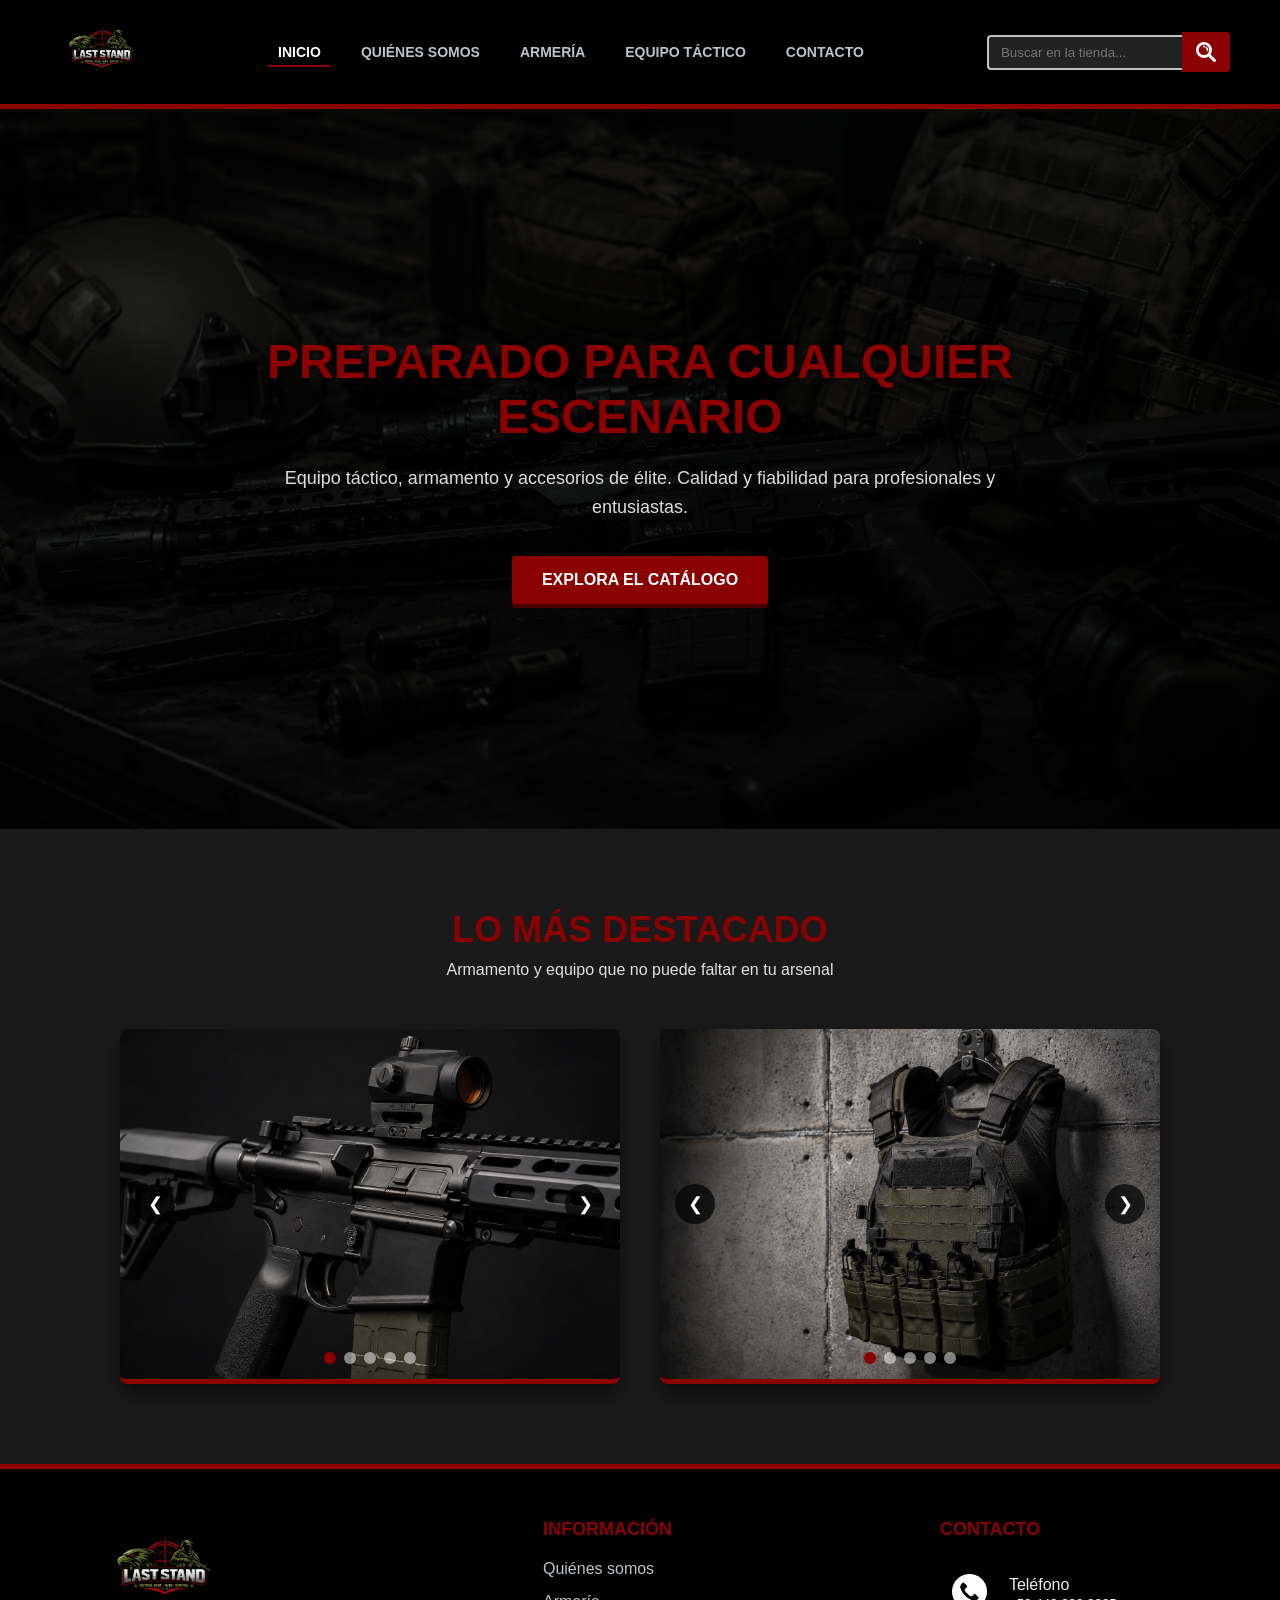
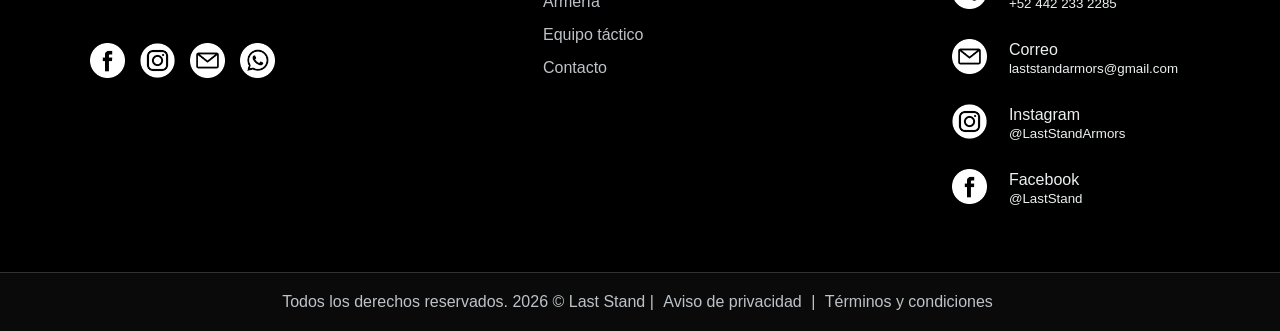
<file: index.html>
<!DOCTYPE html>
<html lang="es">
<head>
    <meta charset="UTF-8">
    <meta name="viewport" content="width=device-width, initial-scale=1.0">
    <title>Last Stand | Suministros Tácticos</title>
    <link rel="stylesheet" href="css/global.css">
    <link rel="stylesheet" href="css/index.css">
</head>
<body>

    <header class="header">
        <div class="logo">
            <img src="img/principal/logo.png" alt="Last Stand" class="logo-img">
        </div>
        <nav class="navbar">
            <ul>
                <li><a href="index.html" class="active">Inicio</a></li>
                <li><a href="empresa.html">Quiénes somos</a></li>
                <li><a href="servicios.html">Armería</a></li>
                <li><a href="serviciosExpress.html">Equipo táctico</a></li>
                <li><a href="contacto.html">Contacto</a></li>
            </ul>
        </nav>
        <div class="search-container">
            <input type="search" placeholder="Buscar en la tienda..." class="search-bar">
            <button class="search-btn">
                <img src="iconos/lupa.png" alt="Buscar" class="search-icon-img">
            </button>
        </div>
    </header>

    <main class="main-index">
        <section class="hero-full">
            <div class="hero-content">
                <h2>Preparado para cualquier escenario</h2>
                <p>Equipo táctico, armamento y accesorios de élite. Calidad y fiabilidad para profesionales y entusiastas.</p>
                <a href="serviciosExpress.html" class="cta-button">Explora el catálogo</a>
            </div>
        </section>

        <section class="carousels-section">
            <div class="page-container">
                <div class="section-title text-center">
                    <h2>Lo más destacado</h2>
                    <p>Armamento y equipo que no puede faltar en tu arsenal</p>
                </div>
                <div class="carousels-wrapper">
                    <!-- Carrusel 1: Armas -->
                    <div class="carousel-container">
                        <div class="carousel-track" id="track1">
                            <img src="img/principal/carrusel1-1.png" class="carousel-slide active" alt="AR-15">
                            <img src="img/principal/carrusel1-2.png" class="carousel-slide" alt="Glock 17">
                            <img src="img/principal/carrusel1-3.png" class="carousel-slide" alt="M24 Sniper">
                            <img src="img/principal/carrusel1-4.png" class="carousel-slide" alt="SPAS-12">
                            <img src="img/principal/carrusel1-5.png" class="carousel-slide" alt="MP5">
                        </div>
                        <button class="carousel-btn prev" onclick="moveSlide('track1', 'dots1', -1)">&#10094;</button>
                        <button class="carousel-btn next" onclick="moveSlide('track1', 'dots1', 1)">&#10095;</button>
                        <div class="carousel-indicators" id="dots1">
                            <span class="dot active" onclick="jumpToSlide('track1', 'dots1', 0)"></span>
                            <span class="dot" onclick="jumpToSlide('track1', 'dots1', 1)"></span>
                            <span class="dot" onclick="jumpToSlide('track1', 'dots1', 2)"></span>
                            <span class="dot" onclick="jumpToSlide('track1', 'dots1', 3)"></span>
                            <span class="dot" onclick="jumpToSlide('track1', 'dots1', 4)"></span>
                        </div>
                    </div>

                    <!-- Carrusel 2: Equipo táctico -->
                    <div class="carousel-container">
                        <div class="carousel-track" id="track2">
                            <img src="img/principal/carrusel2-1.png" class="carousel-slide active" alt="Chaleco táctico">
                            <img src="img/principal/carrusel2-2.png" class="carousel-slide" alt="Mira EOTech">
                            <img src="img/principal/carrusel2-3.png" class="carousel-slide" alt="Mochila táctica">
                            <img src="img/principal/carrusel2-4.png" class="carousel-slide" alt="Munición 5.56">
                            <img src="img/principal/carrusel2-5.png" class="carousel-slide" alt="Ración MRE">
                        </div>
                        <button class="carousel-btn prev" onclick="moveSlide('track2', 'dots2', -1)">&#10094;</button>
                        <button class="carousel-btn next" onclick="moveSlide('track2', 'dots2', 1)">&#10095;</button>
                        <div class="carousel-indicators" id="dots2">
                            <span class="dot active" onclick="jumpToSlide('track2', 'dots2', 0)"></span>
                            <span class="dot" onclick="jumpToSlide('track2', 'dots2', 1)"></span>
                            <span class="dot" onclick="jumpToSlide('track2', 'dots2', 2)"></span>
                            <span class="dot" onclick="jumpToSlide('track2', 'dots2', 3)"></span>
                            <span class="dot" onclick="jumpToSlide('track2', 'dots2', 4)"></span>
                        </div>
                    </div>
                </div>
            </div>
        </section>
    </main>

    <!-- FOOTER -->
    <footer class="footer">
        <div class="footer-container">
            <div class="footer-col logo-col">
                <img src="img/principal/logo.png" alt="Last Stand" class="footer-logo-img">
                <div class="social-links">
                    <a href="#" class="social-icon"><img src="iconos/facebook.png" alt="Facebook"></a>
                    <a href="#" class="social-icon"><img src="iconos/instagram.png" alt="Instagram"></a>
                    <a href="#" class="social-icon"><img src="iconos/email.png" alt="Email"></a>
                    <a href="#" class="social-icon"><img src="iconos/whatsapp.png" alt="WhatsApp"></a>
                </div>
            </div>
            <div class="footer-col links-col">
                <h3>Información</h3>
                <ul>
                    <li><a href="empresa.html">Quiénes somos</a></li>
                    <li><a href="servicios.html">Armería</a></li>
                    <li><a href="serviciosExpress.html">Equipo táctico</a></li>
                    <li><a href="contacto.html">Contacto</a></li>
                </ul>
            </div>
            <div class="footer-col contact-col">
                <h3>Contacto</h3>
                <table class="contact-table">
                    <tr>
                        <td class="icon-cell"><img src="iconos/telefono.png" alt="Tel" class="contact-icon-img"></td>
                        <td>Teléfono<br><small>+52 442 233 2285</small></td>
                    </tr>
                    <tr>
                        <td class="icon-cell"><img src="iconos/email.png" alt="Email" class="contact-icon-img"></td>
                        <td>Correo<br><small>laststandarmors@gmail.com</small></td>
                    </tr>
                    <tr>
                        <td class="icon-cell"><img src="iconos/instagram.png" alt="Instagram" class="contact-icon-img"></td>
                        <td>Instagram<br><small>@LastStandArmors</small></td>
                    </tr>
                     <tr>
                        <td class="icon-cell"><img src="iconos/facebook.png" alt="Facebook" class="contact-icon-img"></td>
                        <td>Facebook<br><small>@LastStand</small></td>
                    </tr>
                </table>
            </div>
        </div>
        <div class="footer-bottom">
            <p>Todos los derechos reservados. 2026 &copy; Last Stand | <a href="politicas.html">Aviso de privacidad</a> | <a href="terminos.html">Términos y condiciones</a></p>
        </div>
    </footer>

    <script src="js/index.js"></script>
    <script src="js/global.js"></script>
</body>
</html>
</file>
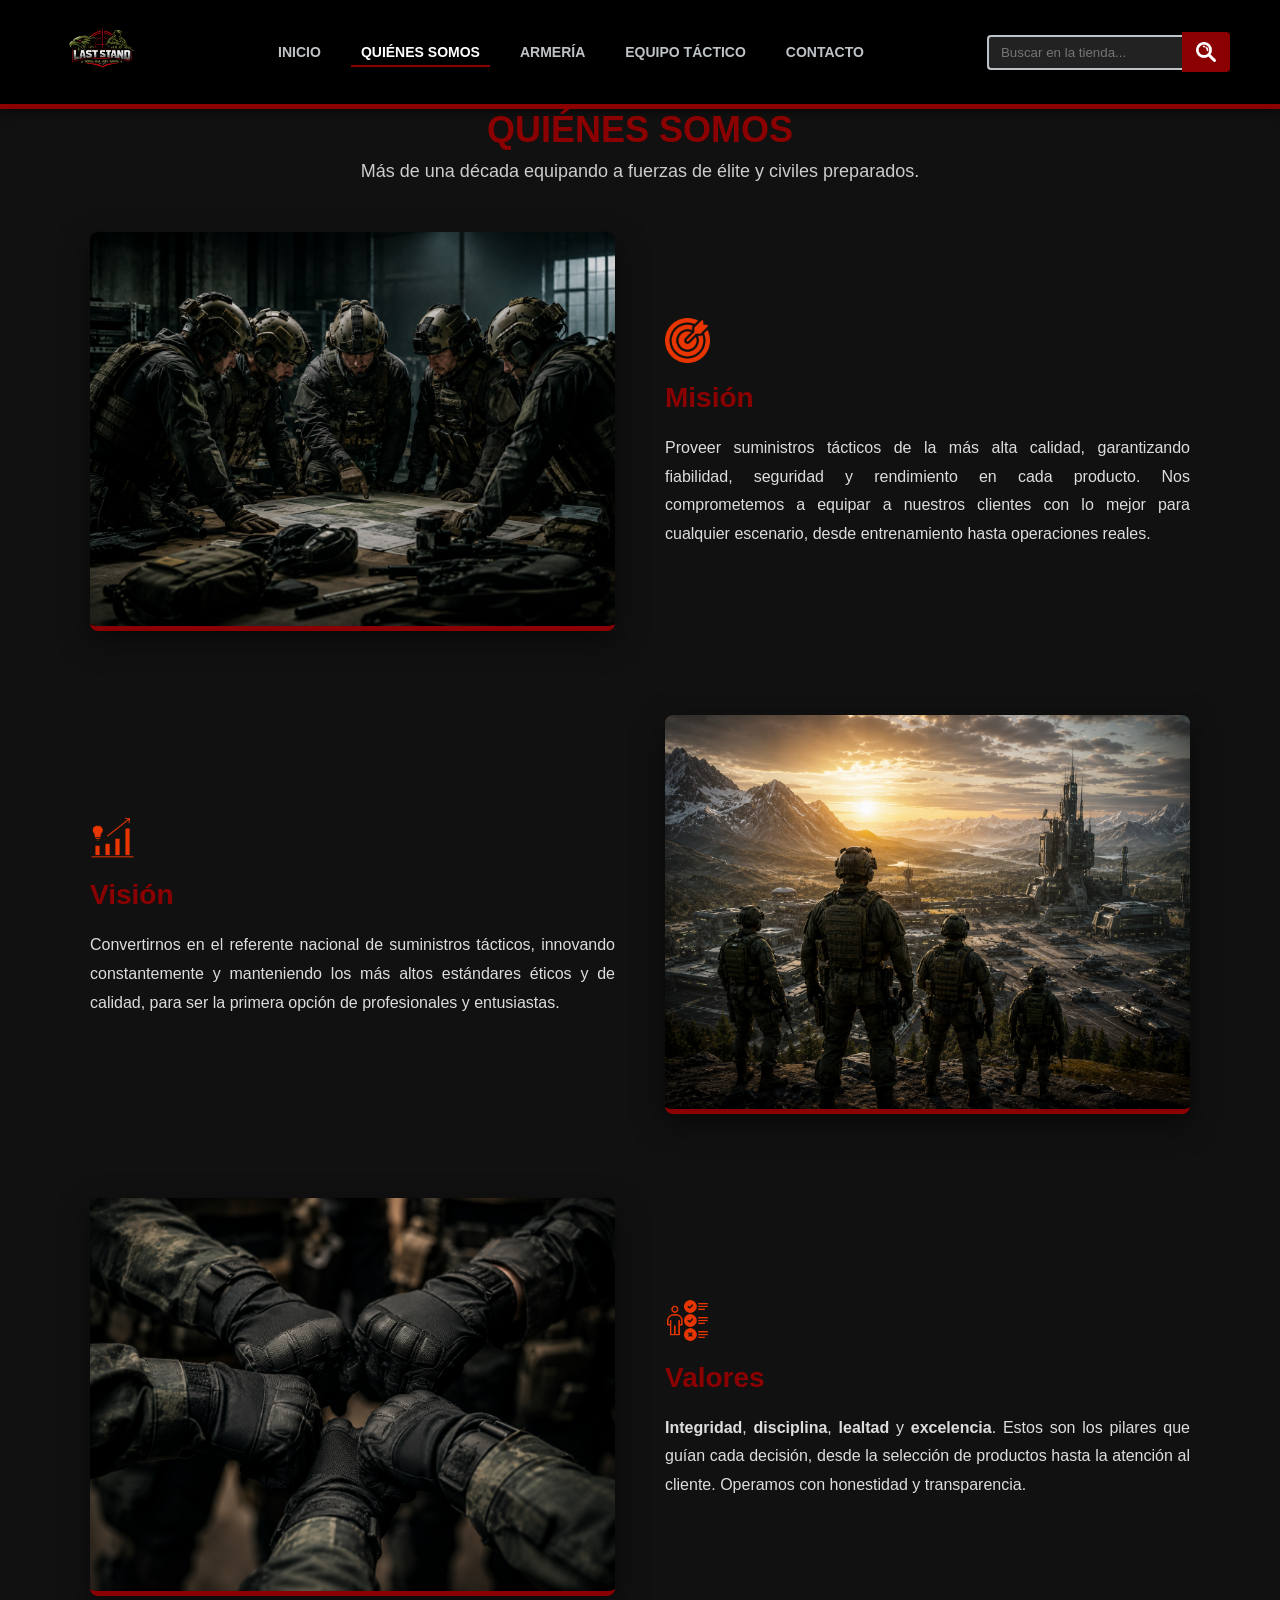
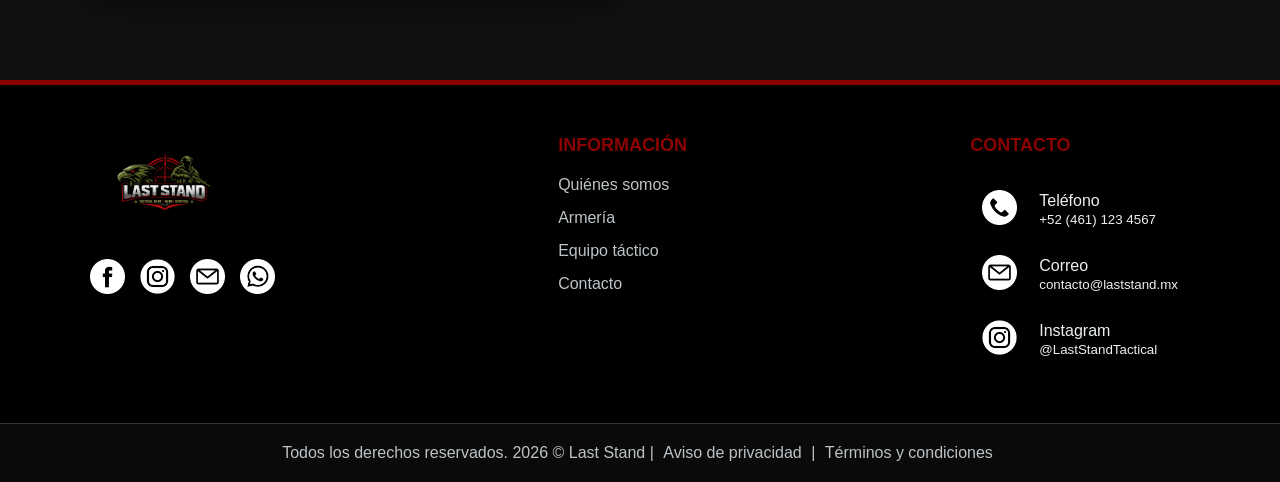
<file: emplesa.html>
<!DOCTYPE html>
<html lang="es">
<head>
    <meta charset="UTF-8">
    <meta name="viewport" content="width=device-width, initial-scale=1.0">
    <title>Quiénes Somos | Last Stand</title>
    <link rel="stylesheet" href="css/global.css">
    <link rel="stylesheet" href="css/empresa.css">
</head>
<body>

    <header class="header">
        <div class="logo">
            <img src="img/principal/logo.png" alt="Last Stand" class="logo-img">
        </div>
        <nav class="navbar">
            <ul>
                <li><a href="index.html">Inicio</a></li>
                <li><a href="empresa.html" class="active">Quiénes somos</a></li>
                <li><a href="servicios.html">Armería</a></li>
                <li><a href="serviciosExpress.html">Equipo táctico</a></li>
                <li><a href="contacto.html">Contacto</a></li>
            </ul>
        </nav>
        <div class="search-container">
            <input type="search" placeholder="Buscar en la tienda..." class="search-bar">
            <button class="search-btn">
                <img src="iconos/lupa.png" alt="Buscar" class="search-icon-img">
            </button>
        </div>
    </header>
    <main class="main-content">
        <div class="page-container">
            <div class="section-title">
                <h2>Quiénes somos</h2>
                <p>Más de una década equipando a fuerzas de élite y civiles preparados.</p>
            </div>

            <div class="zigzag-row">
                <div class="zigzag-image">
                    <img src="img/empresa/mision.png" alt="Misión Last Stand">
                </div>
                <div class="zigzag-content">
                    <img src="iconos/mision.png" alt="Icono misión" class="section-icon">
                    <h3>Misión</h3>
                    <p>Proveer suministros tácticos de la más alta calidad, garantizando fiabilidad, seguridad y rendimiento en cada producto. Nos comprometemos a equipar a nuestros clientes con lo mejor para cualquier escenario, desde entrenamiento hasta operaciones reales.</p>
                </div>
            </div>

            <div class="zigzag-row reverse">
                <div class="zigzag-image">
                    <img src="img/empresa/vision.png" alt="Visión Last Stand">
                </div>
                <div class="zigzag-content">
                    <img src="iconos/vision.png" alt="Icono visión" class="section-icon">
                    <h3>Visión</h3>
                    <p>Convertirnos en el referente nacional de suministros tácticos, innovando constantemente y manteniendo los más altos estándares éticos y de calidad, para ser la primera opción de profesionales y entusiastas.</p>
                </div>
            </div>

            <div class="zigzag-row">
                <div class="zigzag-image">
                    <img src="img/empresa/valores.png" alt="Valores Last Stand">
                </div>
                <div class="zigzag-content">
                    <img src="iconos/valores.png" alt="Icono valores" class="section-icon">
                    <h3>Valores</h3>
                    <p><strong>Integridad</strong>, <strong>disciplina</strong>, <strong>lealtad</strong> y <strong>excelencia</strong>. Estos son los pilares que guían cada decisión, desde la selección de productos hasta la atención al cliente. Operamos con honestidad y transparencia.</p>
                </div>
            </div>
        </div>
    </main>

    <footer class="footer">
        <div class="footer-container">
            <div class="footer-col logo-col">
                <img src="img/principal/logo.png" alt="Last Stand" class="footer-logo-img">
                <div class="social-links">
                    <a href="#" class="social-icon"><img src="iconos/facebook.png" alt="Facebook"></a>
                    <a href="#" class="social-icon"><img src="iconos/instagram.png" alt="Instagram"></a>
                    <a href="#" class="social-icon"><img src="iconos/email.png" alt="Email"></a>
                    <a href="#" class="social-icon"><img src="iconos/whatsapp.png" alt="WhatsApp"></a>
                </div>
            </div>
            <div class="footer-col links-col">
                <h3>Información</h3>
                <ul>
                    <li><a href="empresa.html">Quiénes somos</a></li>
                    <li><a href="servicios.html">Armería</a></li>
                    <li><a href="serviciosExpress.html">Equipo táctico</a></li>
                    <li><a href="contacto.html">Contacto</a></li>
                </ul>
            </div>
            <div class="footer-col contact-col">
                <h3>Contacto</h3>
                <table class="contact-table">
                    <tr>
                        <td class="icon-cell"><img src="iconos/telefono.png" alt="Tel" class="contact-icon-img"></td>
                        <td>Teléfono<br><small>+52 (461) 123 4567</small></td>
                    </tr>
                    <tr>
                        <td class="icon-cell"><img src="iconos/email.png" alt="Email" class="contact-icon-img"></td>
                        <td>Correo<br><small>contacto@laststand.mx</small></td>
                    </tr>
                    <tr>
                        <td class="icon-cell"><img src="iconos/instagram.png" alt="Instagram" class="contact-icon-img"></td>
                        <td>Instagram<br><small>@LastStandTactical</small></td>
                    </tr>
                </table>
            </div>
        </div>
        <div class="footer-bottom">
            <p>Todos los derechos reservados. 2026 &copy; Last Stand | <a href="politicas.html">Aviso de privacidad</a> | <a href="terminos.html">Términos y condiciones</a></p>
        </div>
    </footer>

    <script src="js/global.js"></script>
</body>
</html>
</file>
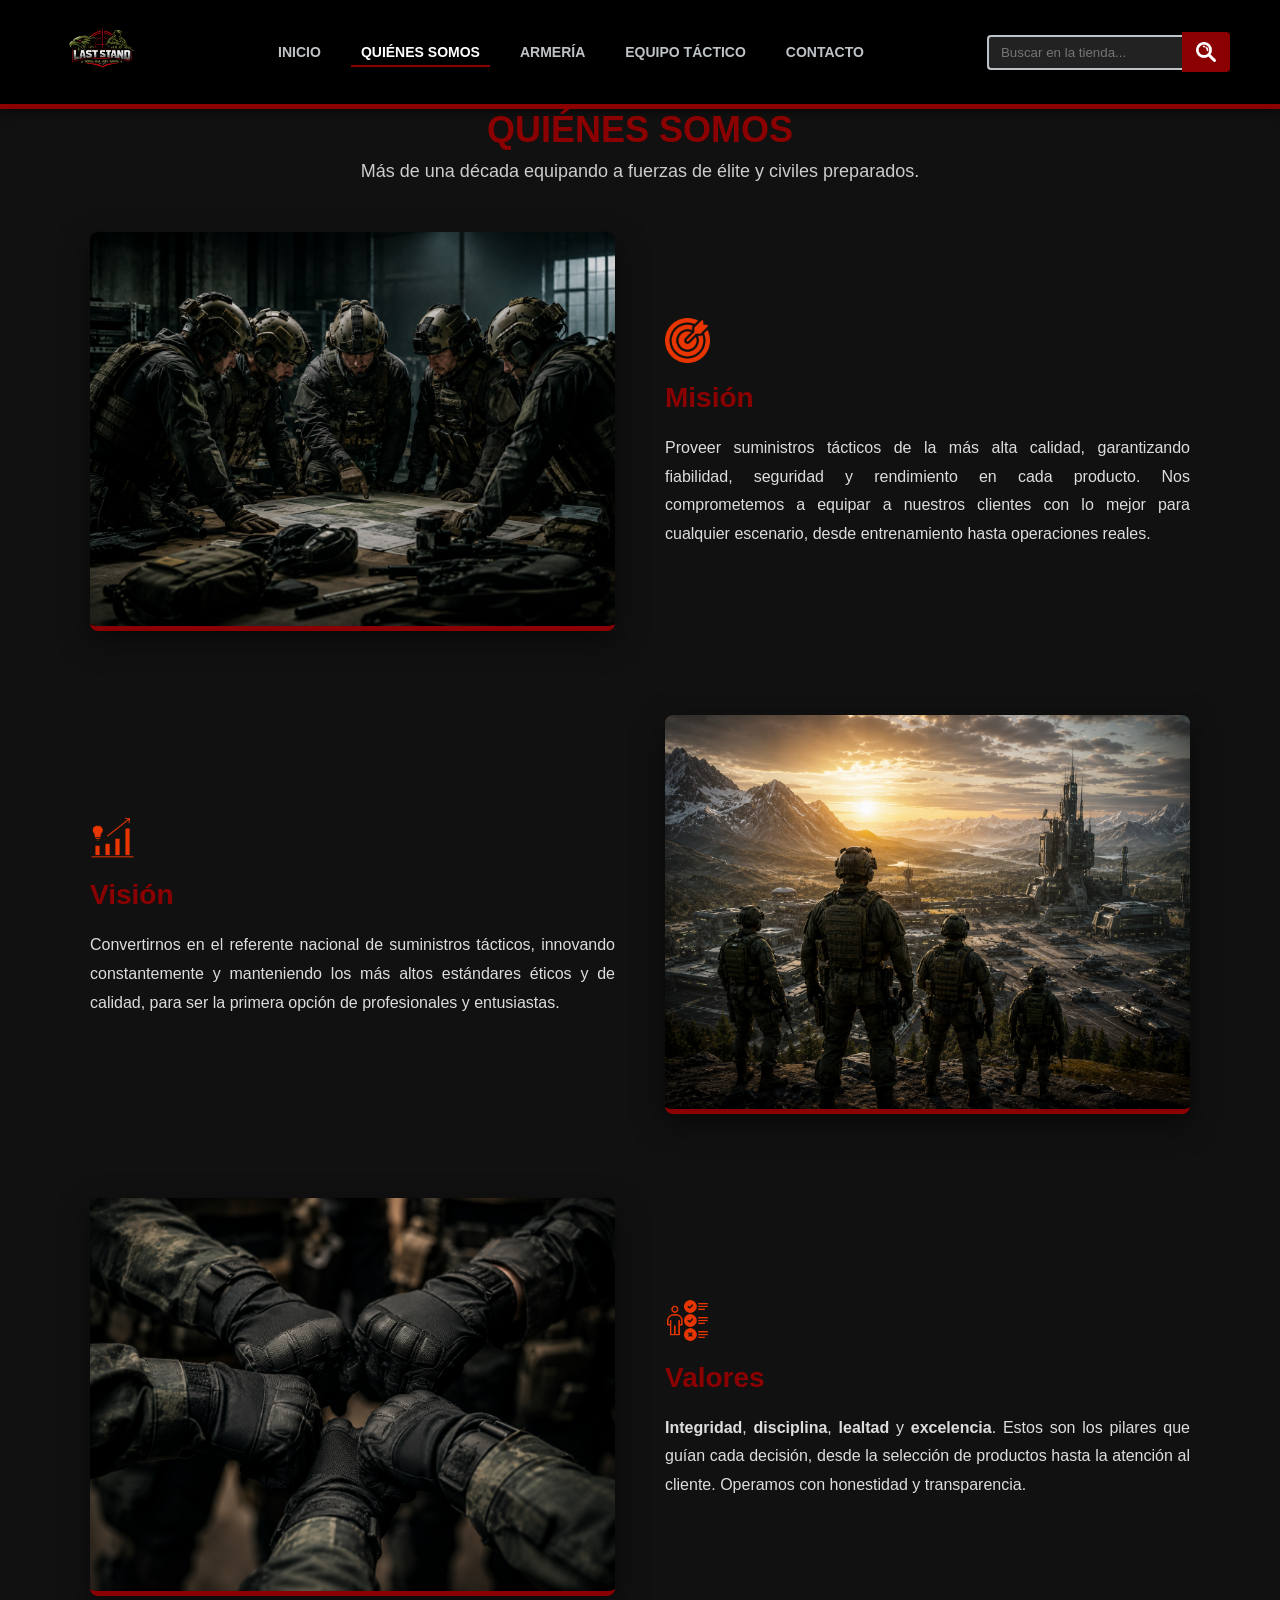
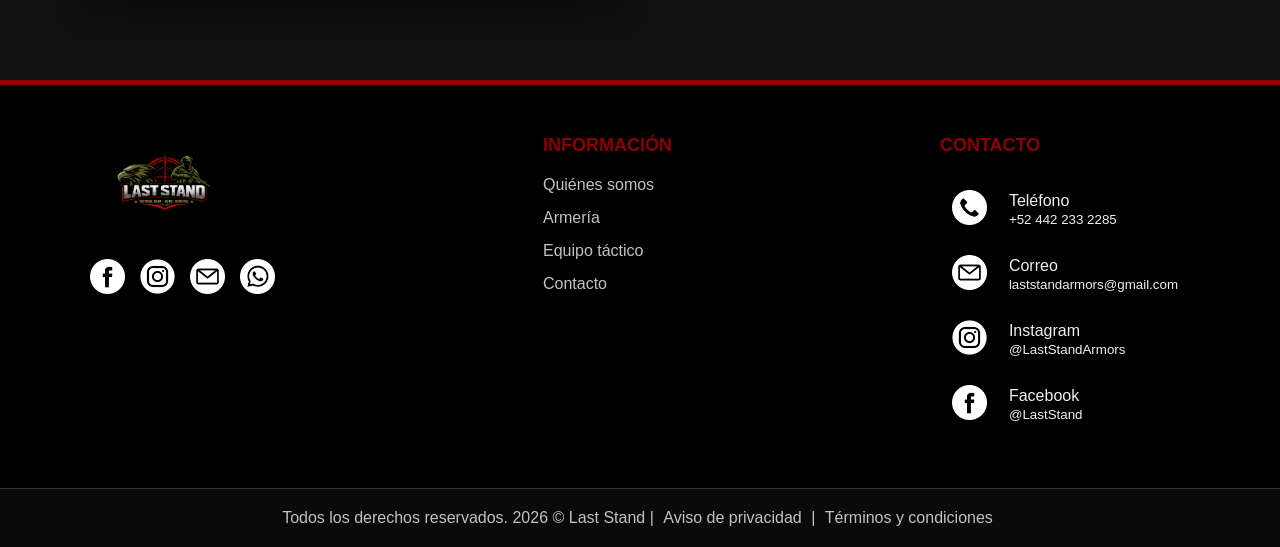
<file: empresa.html>
<!DOCTYPE html>
<html lang="es">
<head>
    <meta charset="UTF-8">
    <meta name="viewport" content="width=device-width, initial-scale=1.0">
    <title>Quiénes Somos | Last Stand</title>
    <link rel="stylesheet" href="css/global.css">
    <link rel="stylesheet" href="css/empresa.css">
</head>
<body>

    <header class="header">
        <div class="logo">
            <img src="img/principal/logo.png" alt="Last Stand" class="logo-img">
        </div>
        <nav class="navbar">
            <ul>
                <li><a href="index.html">Inicio</a></li>
                <li><a href="empresa.html" class="active">Quiénes somos</a></li>
                <li><a href="servicios.html">Armería</a></li>
                <li><a href="serviciosExpress.html">Equipo táctico</a></li>
                <li><a href="contacto.html">Contacto</a></li>
            </ul>
        </nav>
        <div class="search-container">
            <input type="search" placeholder="Buscar en la tienda..." class="search-bar">
            <button class="search-btn">
                <img src="iconos/lupa.png" alt="Buscar" class="search-icon-img">
            </button>
        </div>
    </header>
    <main class="main-content">
        <div class="page-container">
            <div class="section-title">
                <h2>Quiénes somos</h2>
                <p>Más de una década equipando a fuerzas de élite y civiles preparados.</p>
            </div>

            <div class="zigzag-row">
                <div class="zigzag-image">
                    <img src="img/empresa/mision.png" alt="Misión Last Stand">
                </div>
                <div class="zigzag-content">
                    <img src="iconos/mision.png" alt="Icono misión" class="section-icon">
                    <h3>Misión</h3>
                    <p>Proveer suministros tácticos de la más alta calidad, garantizando fiabilidad, seguridad y rendimiento en cada producto. Nos comprometemos a equipar a nuestros clientes con lo mejor para cualquier escenario, desde entrenamiento hasta operaciones reales.</p>
                </div>
            </div>

            <div class="zigzag-row reverse">
                <div class="zigzag-image">
                    <img src="img/empresa/vision.png" alt="Visión Last Stand">
                </div>
                <div class="zigzag-content">
                    <img src="iconos/vision.png" alt="Icono visión" class="section-icon">
                    <h3>Visión</h3>
                    <p>Convertirnos en el referente nacional de suministros tácticos, innovando constantemente y manteniendo los más altos estándares éticos y de calidad, para ser la primera opción de profesionales y entusiastas.</p>
                </div>
            </div>

            <div class="zigzag-row">
                <div class="zigzag-image">
                    <img src="img/empresa/valores.png" alt="Valores Last Stand">
                </div>
                <div class="zigzag-content">
                    <img src="iconos/valores.png" alt="Icono valores" class="section-icon">
                    <h3>Valores</h3>
                    <p><strong>Integridad</strong>, <strong>disciplina</strong>, <strong>lealtad</strong> y <strong>excelencia</strong>. Estos son los pilares que guían cada decisión, desde la selección de productos hasta la atención al cliente. Operamos con honestidad y transparencia.</p>
                </div>
            </div>
        </div>
    </main>

    <footer class="footer">
        <div class="footer-container">
            <div class="footer-col logo-col">
                <img src="img/principal/logo.png" alt="Last Stand" class="footer-logo-img">
                <div class="social-links">
                    <a href="#" class="social-icon"><img src="iconos/facebook.png" alt="Facebook"></a>
                    <a href="#" class="social-icon"><img src="iconos/instagram.png" alt="Instagram"></a>
                    <a href="#" class="social-icon"><img src="iconos/email.png" alt="Email"></a>
                    <a href="#" class="social-icon"><img src="iconos/whatsapp.png" alt="WhatsApp"></a>
                </div>
            </div>
            <div class="footer-col links-col">
                <h3>Información</h3>
                <ul>
                    <li><a href="empresa.html">Quiénes somos</a></li>
                    <li><a href="servicios.html">Armería</a></li>
                    <li><a href="serviciosExpress.html">Equipo táctico</a></li>
                    <li><a href="contacto.html">Contacto</a></li>
                </ul>
            </div>
            <div class="footer-col contact-col">
                <h3>Contacto</h3>
                <table class="contact-table">
                    <tr>
                        <td class="icon-cell"><img src="iconos/telefono.png" alt="Tel" class="contact-icon-img"></td>
                        <td>Teléfono<br><small>+52 442 233 2285</small></td>
                    </tr>
                    <tr>
                        <td class="icon-cell"><img src="iconos/email.png" alt="Email" class="contact-icon-img"></td>
                        <td>Correo<br><small>laststandarmors@gmail.com</small></td>
                    </tr>
                    <tr>
                        <td class="icon-cell"><img src="iconos/instagram.png" alt="Instagram" class="contact-icon-img"></td>
                        <td>Instagram<br><small>@LastStandArmors</small></td>
                    </tr>
                     <tr>
                        <td class="icon-cell"><img src="iconos/facebook.png" alt="Facebook" class="contact-icon-img"></td>
                        <td>Facebook<br><small>@LastStand</small></td>
                    </tr>
                </table>
            </div>
        </div>
        <div class="footer-bottom">
            <p>Todos los derechos reservados. 2026 &copy; Last Stand | <a href="politicas.html">Aviso de privacidad</a> | <a href="terminos.html">Términos y condiciones</a></p>
        </div>
    </footer>

    <script src="js/global.js"></script>
</body>
</html>
</file>
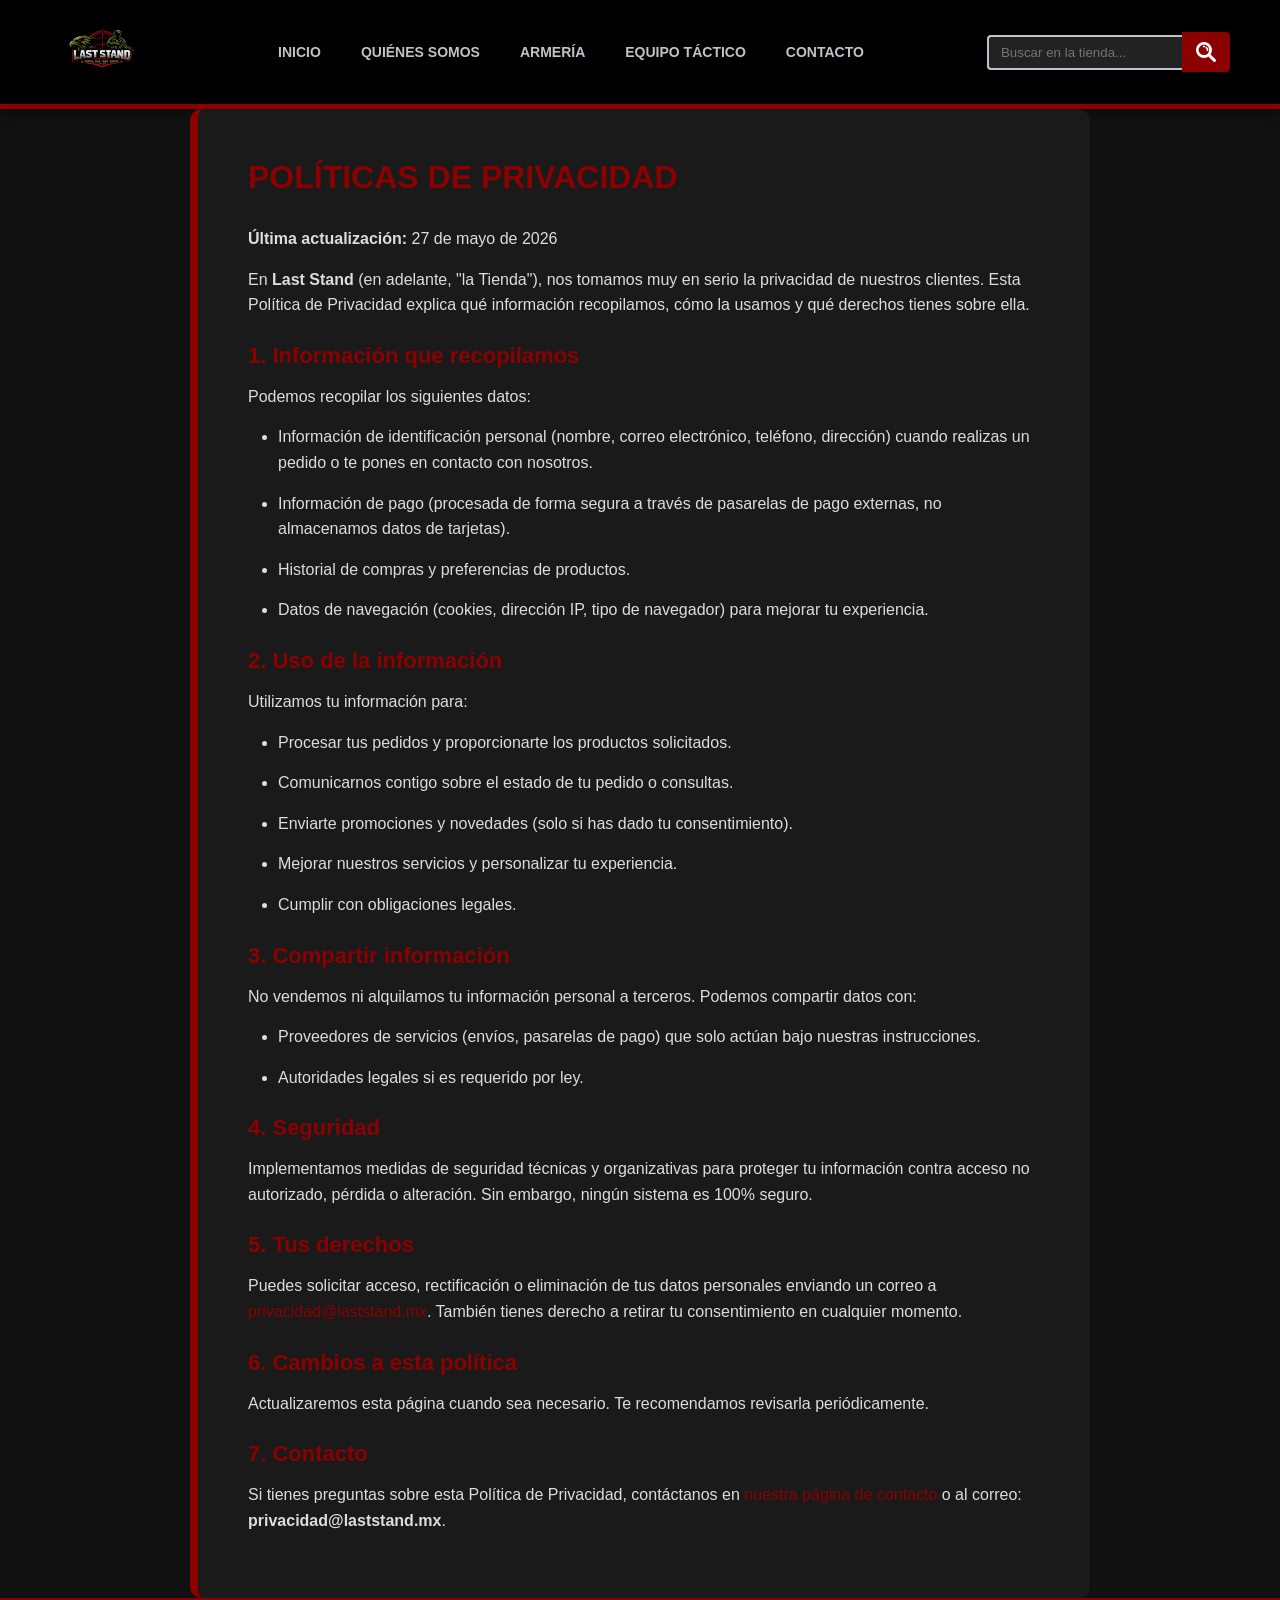
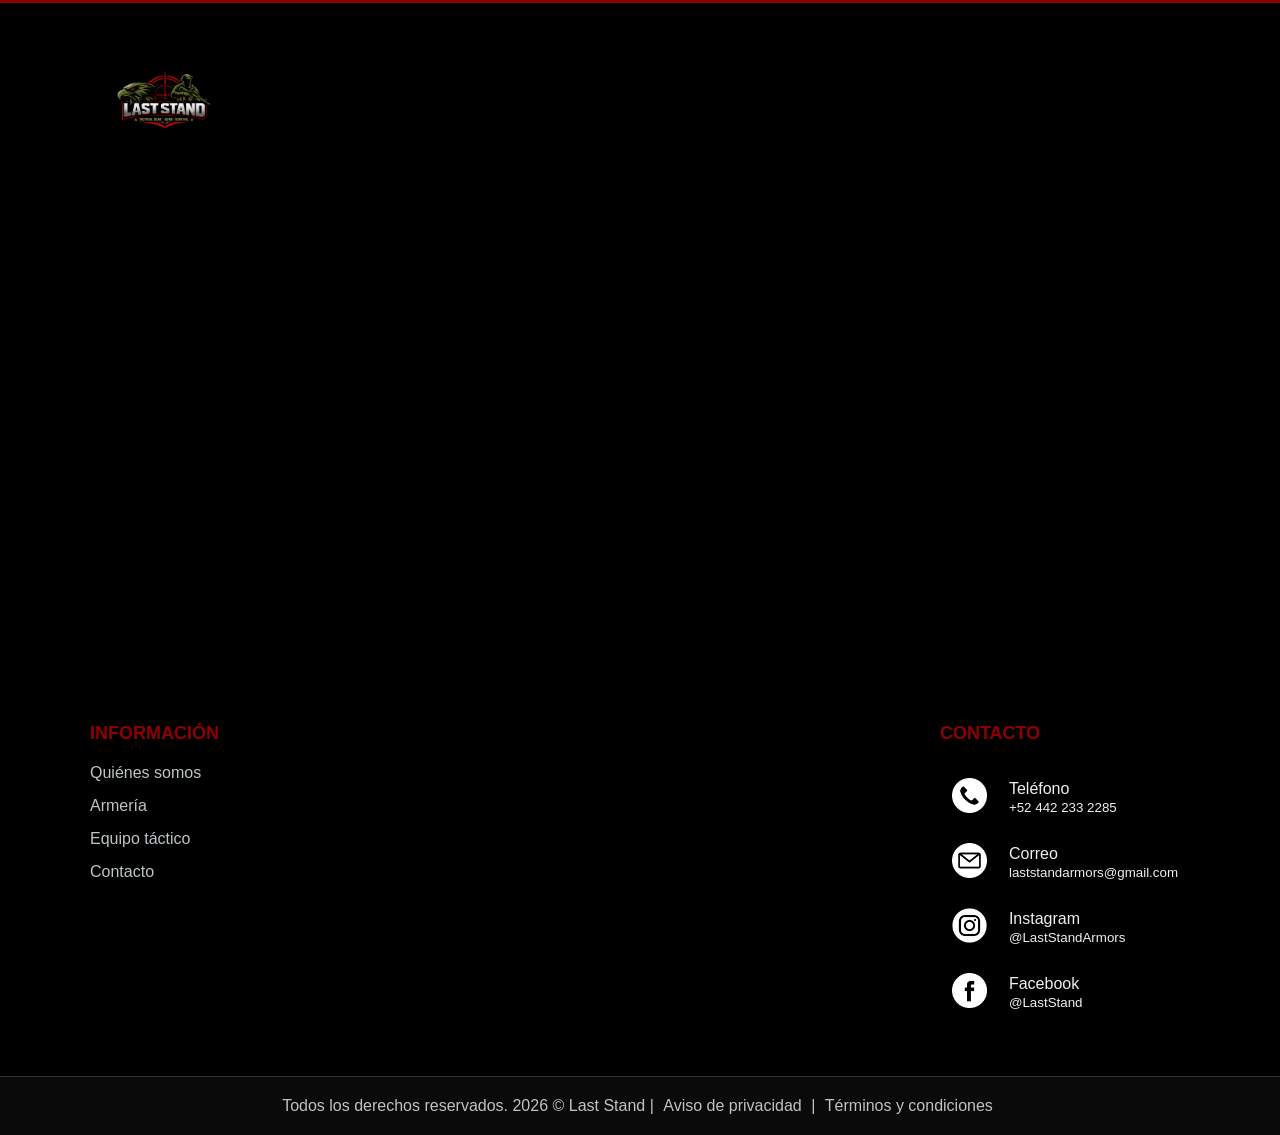
<file: politicas.html>
<!DOCTYPE html>
<html lang="es">
<head>
    <meta charset="UTF-8">
    <meta name="viewport" content="width=device-width, initial-scale=1.0">
    <title>Políticas de Privacidad | Last Stand</title>
    <link rel="stylesheet" href="css/global.css">
    <style>
        .legal-container {
            max-width: 900px;
            margin: 0 auto;
            background: #1a1a1a;
            padding: 50px;
            border-radius: 12px;
            border-left: 8px solid #8B0000;
        }
        .legal-container h1 {
            color: #8B0000;
            margin-bottom: 30px;
            text-transform: uppercase;
        }
        .legal-container h2 {
            color: #8B0000;
            margin: 25px 0 15px;
            font-size: 22px;
        }
        .legal-container p, .legal-container li {
            color: #ddd;
            line-height: 1.6;
            margin-bottom: 15px;
        }
        .legal-container ul {
            margin-left: 30px;
            margin-bottom: 20px;
        }
        .legal-container a {
            color: #8B0000;
            text-decoration: none;
        }
        .legal-container a:hover {
            text-decoration: underline;
        }
    </style>
</head>
<body>

    <header class="header">
        <div class="logo">
            <img src="img/principal/logo.png" alt="Last Stand" class="logo-img">
        </div>
        <nav class="navbar">
            <ul>
                <li><a href="index.html">Inicio</a></li>
                <li><a href="empresa.html">Quiénes somos</a></li>
                <li><a href="servicios.html">Armería</a></li>
                <li><a href="serviciosExpress.html">Equipo táctico</a></li>
                <li><a href="contacto.html">Contacto</a></li>
            </ul>
        </nav>
        <div class="search-container">
            <input type="search" placeholder="Buscar en la tienda..." class="search-bar">
            <button class="search-btn">
                <img src="iconos/lupa.png" alt="Buscar" class="search-icon-img">
            </button>
        </div>
    </header>

    <main class="main-content">
        <div class="legal-container">
            <h1>Políticas de Privacidad</h1>
            <p><strong>Última actualización:</strong> 27 de mayo de 2026</p>

            <p>En <strong>Last Stand</strong> (en adelante, "la Tienda"), nos tomamos muy en serio la privacidad de nuestros clientes. Esta Política de Privacidad explica qué información recopilamos, cómo la usamos y qué derechos tienes sobre ella.</p>

            <h2>1. Información que recopilamos</h2>
            <p>Podemos recopilar los siguientes datos:</p>
            <ul>
                <li>Información de identificación personal (nombre, correo electrónico, teléfono, dirección) cuando realizas un pedido o te pones en contacto con nosotros.</li>
                <li>Información de pago (procesada de forma segura a través de pasarelas de pago externas, no almacenamos datos de tarjetas).</li>
                <li>Historial de compras y preferencias de productos.</li>
                <li>Datos de navegación (cookies, dirección IP, tipo de navegador) para mejorar tu experiencia.</li>
            </ul>

            <h2>2. Uso de la información</h2>
            <p>Utilizamos tu información para:</p>
            <ul>
                <li>Procesar tus pedidos y proporcionarte los productos solicitados.</li>
                <li>Comunicarnos contigo sobre el estado de tu pedido o consultas.</li>
                <li>Enviarte promociones y novedades (solo si has dado tu consentimiento).</li>
                <li>Mejorar nuestros servicios y personalizar tu experiencia.</li>
                <li>Cumplir con obligaciones legales.</li>
            </ul>

            <h2>3. Compartir información</h2>
            <p>No vendemos ni alquilamos tu información personal a terceros. Podemos compartir datos con:</p>
            <ul>
                <li>Proveedores de servicios (envíos, pasarelas de pago) que solo actúan bajo nuestras instrucciones.</li>
                <li>Autoridades legales si es requerido por ley.</li>
            </ul>

            <h2>4. Seguridad</h2>
            <p>Implementamos medidas de seguridad técnicas y organizativas para proteger tu información contra acceso no autorizado, pérdida o alteración. Sin embargo, ningún sistema es 100% seguro.</p>

            <h2>5. Tus derechos</h2>
            <p>Puedes solicitar acceso, rectificación o eliminación de tus datos personales enviando un correo a <a href="mailto:privacidad@laststand.mx">privacidad@laststand.mx</a>. También tienes derecho a retirar tu consentimiento en cualquier momento.</p>

            <h2>6. Cambios a esta política</h2>
            <p>Actualizaremos esta página cuando sea necesario. Te recomendamos revisarla periódicamente.</p>

            <h2>7. Contacto</h2>
            <p>Si tienes preguntas sobre esta Política de Privacidad, contáctanos en <a href="contacto.html">nuestra página de contacto</a> o al correo: <strong>privacidad@laststand.mx</strong>.</p>
        </div>
    </main>

    <footer class="footer">
        <div class="footer-container">
            <div class="footer-col logo-col">
                <img src="img/principal/logo.png" alt="Last Stand" class="footer-logo-img">
                <div class="social-links">
                    <a href="#"><img src="iconos/facebook.png" alt="Facebook"></a>
                    <a href="#"><img src="iconos/instagram.png" alt="Instagram"></a>
                    <a href="#"><img src="iconos/email.png" alt="Email"></a>
                    <a href="#"><img src="iconos/whatsapp.png" alt="WhatsApp"></a>
                </div>
            </div>
            <div class="footer-col links-col">
                <h3>Información</h3>
                <ul>
                    <li><a href="empresa.html">Quiénes somos</a></li>
                    <li><a href="servicios.html">Armería</a></li>
                    <li><a href="serviciosExpress.html">Equipo táctico</a></li>
                    <li><a href="contacto.html">Contacto</a></li>
                </ul>
            </div>
            <div class="footer-col contact-col">
                <h3>Contacto</h3>
                <table class="contact-table">
                    <tr><td class="icon-cell"><img src="iconos/telefono.png" alt="Tel" class="contact-icon-img"></td><td>Teléfono<br><small>+52 442 233 2285</small></td></tr>
                    <tr><td class="icon-cell"><img src="iconos/email.png" alt="Email" class="contact-icon-img"></td><td>Correo<br><small>laststandarmors@gmail.com</small></td></tr>
                    <tr><td class="icon-cell"><img src="iconos/instagram.png" alt="Instagram" class="contact-icon-img"></td><td>Instagram<br><small>@LastStandArmors</small></td></tr>
                     <tr><td class="icon-cell"><img src="iconos/facebook.png" alt="Facebook" class="contact-icon-img"></td><td>Facebook<br><small>@LastStand</small></td></tr>
                </table>
            </div>
        </div>
        <div class="footer-bottom">
            <p>Todos los derechos reservados. 2026 &copy; Last Stand | <a href="politicas.html">Aviso de privacidad</a> | <a href="terminos.html">Términos y condiciones</a></p>
        </div>
    </footer>

    <script src="js/global.js"></script>
</body>
</html>
</file>
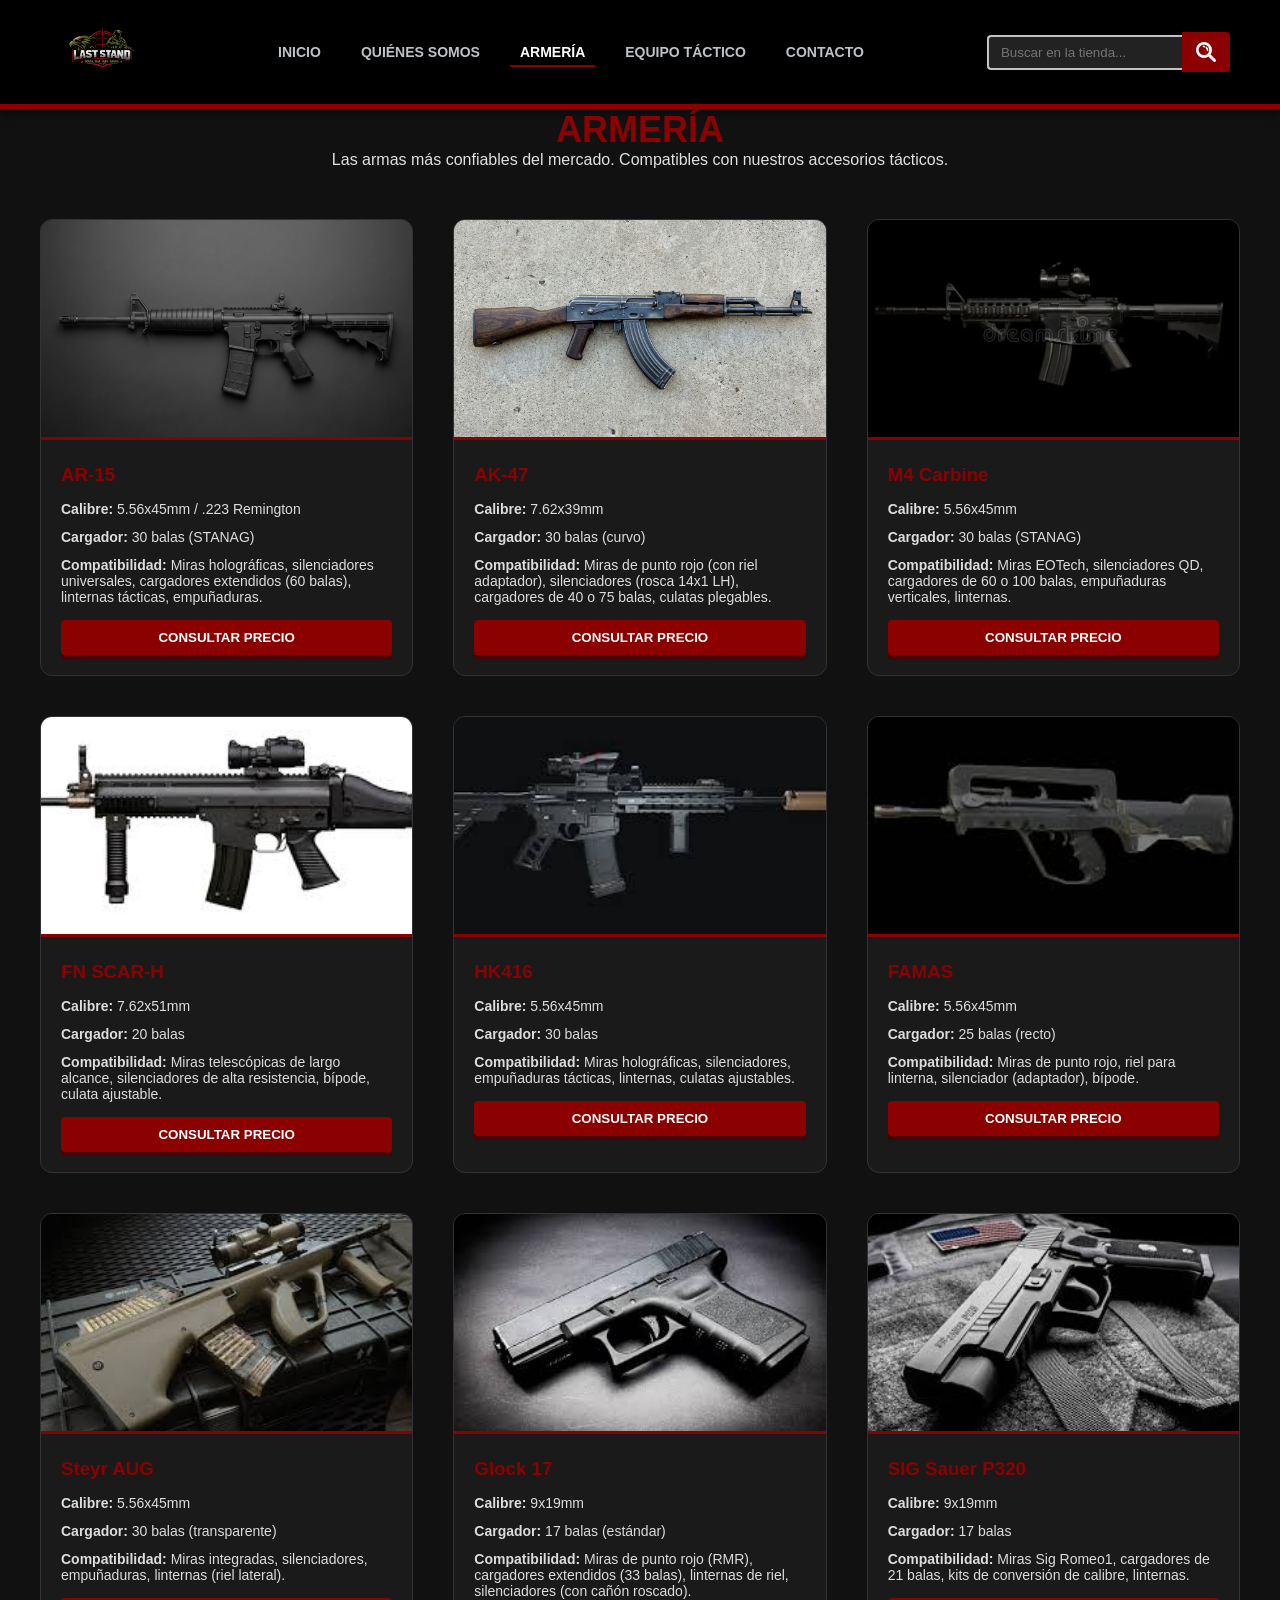
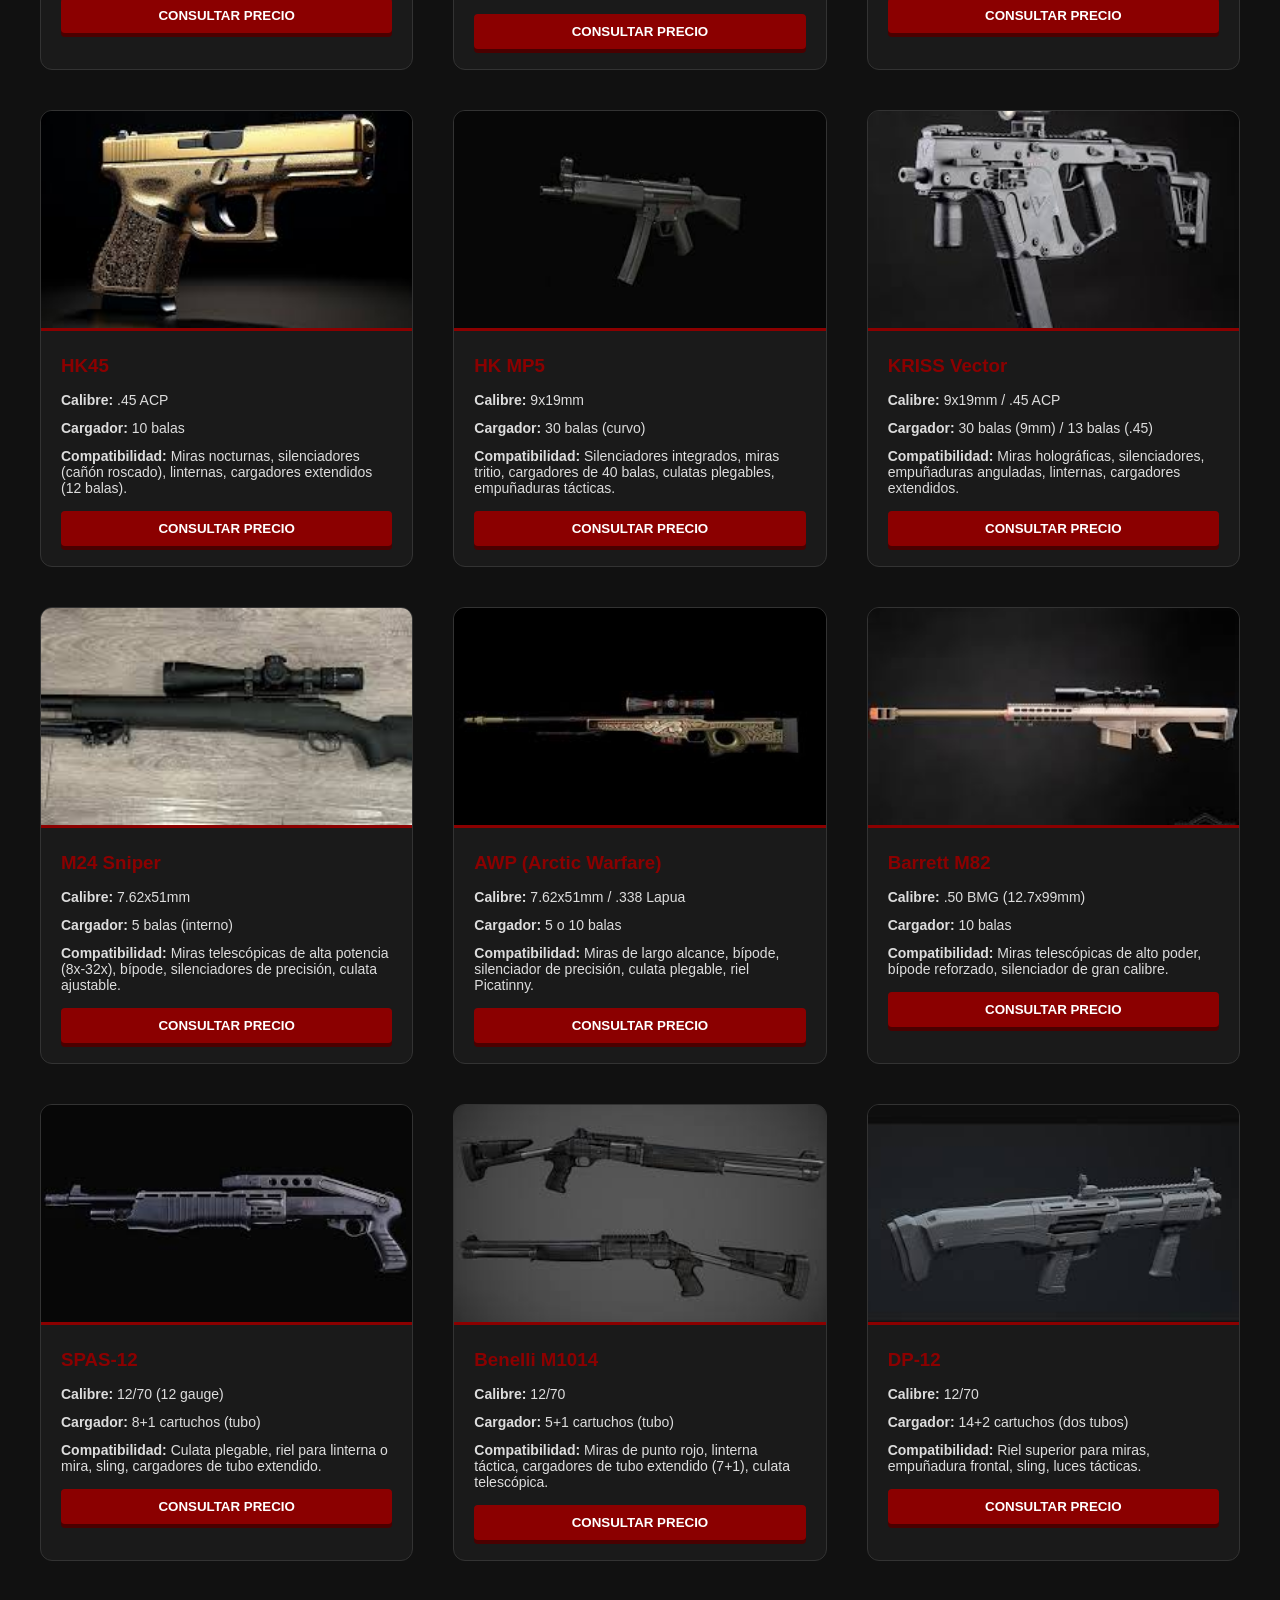
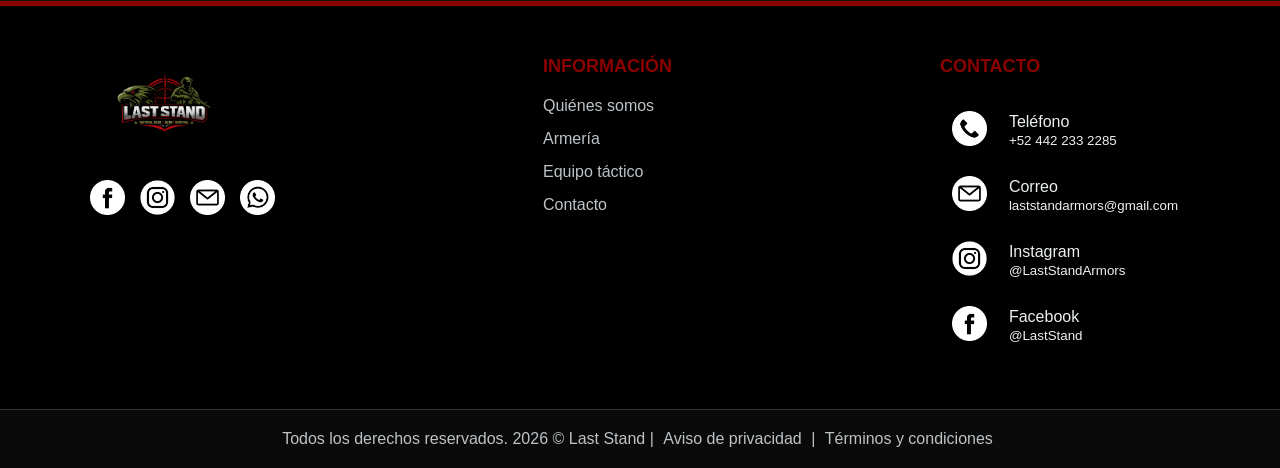
<file: servicios.html>
<!DOCTYPE html>
<html lang="es">
<head>
    <meta charset="UTF-8">
    <meta name="viewport" content="width=device-width, initial-scale=1.0">
    <title>Armería | Last Stand</title>
    <link rel="stylesheet" href="css/global.css">
    <link rel="stylesheet" href="css/servicios.css">
</head>
<body>

    <header class="header">
        <div class="logo">
            <img src="img/principal/logo.png" alt="Last Stand" class="logo-img">
        </div>
        <nav class="navbar">
            <ul>
                <li><a href="index.html">Inicio</a></li>
                <li><a href="empresa.html">Quiénes somos</a></li>
                <li><a href="servicios.html" class="active">Armería</a></li>
                <li><a href="serviciosExpress.html">Equipo táctico</a></li>
                <li><a href="contacto.html">Contacto</a></li>
            </ul>
        </nav>
        <div class="search-container">
            <input type="search" placeholder="Buscar en la tienda..." class="search-bar">
            <button class="search-btn">
                <img src="iconos/lupa.png" alt="Buscar" class="search-icon-img">
            </button>
        </div>
    </header>

    <main class="main-content">
        <div class="page-container">
            <div class="section-title">
                <h2>Armería</h2>
                <p>Las armas más confiables del mercado. Compatibles con nuestros accesorios tácticos.</p>
            </div>

            <div class="weapons-grid">
                <!-- 1. AR-15 -->
                <div class="weapon-card">
                    <img src="img/armas/ar15.png" alt="AR-15">
                    <div class="weapon-body">
                        <h3>AR-15</h3>
                        <p><strong>Calibre:</strong> 5.56x45mm / .223 Remington</p>
                        <p><strong>Cargador:</strong> 30 balas (STANAG)</p>
                        <p><strong>Compatibilidad:</strong> Miras holográficas, silenciadores universales, cargadores extendidos (60 balas), linternas tácticas, empuñaduras.</p>
                        <button onclick="window.location.href='contacto.html'" class="cta-button">Consultar precio</button>
                    </div>
                </div>

                <!-- 2. AK-47 -->
                <div class="weapon-card">
                    <img src="img/armas/ak47.png" alt="AK-47">
                    <div class="weapon-body">
                        <h3>AK-47</h3>
                        <p><strong>Calibre:</strong> 7.62x39mm</p>
                        <p><strong>Cargador:</strong> 30 balas (curvo)</p>
                        <p><strong>Compatibilidad:</strong> Miras de punto rojo (con riel adaptador), silenciadores (rosca 14x1 LH), cargadores de 40 o 75 balas, culatas plegables.</p>
                        <button onclick="window.location.href='contacto.html'" class="cta-button">Consultar precio</button>
                    </div>
                </div>

                <!-- 3. M4 Carbine -->
                <div class="weapon-card">
                    <img src="img/armas/m4.webp" alt="M4 Carbine">
                    <div class="weapon-body">
                        <h3>M4 Carbine</h3>
                        <p><strong>Calibre:</strong> 5.56x45mm</p>
                        <p><strong>Cargador:</strong> 30 balas (STANAG)</p>
                        <p><strong>Compatibilidad:</strong> Miras EOTech, silenciadores QD, cargadores de 60 o 100 balas, empuñaduras verticales, linternas.</p>
                        <button onclick="window.location.href='contacto.html'" class="cta-button">Consultar precio</button>
                    </div>
                </div>

                <!-- 4. FN SCAR-H -->
                <div class="weapon-card">
                    <img src="img/armas/scarh.jpg" alt="FN SCAR-H">
                    <div class="weapon-body">
                        <h3>FN SCAR-H</h3>
                        <p><strong>Calibre:</strong> 7.62x51mm</p>
                        <p><strong>Cargador:</strong> 20 balas</p>
                        <p><strong>Compatibilidad:</strong> Miras telescópicas de largo alcance, silenciadores de alta resistencia, bípode, culata ajustable.</p>
                        <button onclick="window.location.href='contacto.html'" class="cta-button">Consultar precio</button>
                    </div>
                </div>

                <!-- 5. HK416 -->
                <div class="weapon-card">
                    <img src="img/armas/hk416.jpg" alt="HK416">
                    <div class="weapon-body">
                        <h3>HK416</h3>
                        <p><strong>Calibre:</strong> 5.56x45mm</p>
                        <p><strong>Cargador:</strong> 30 balas</p>
                        <p><strong>Compatibilidad:</strong> Miras holográficas, silenciadores, empuñaduras tácticas, linternas, culatas ajustables.</p>
                        <button onclick="window.location.href='contacto.html'" class="cta-button">Consultar precio</button>
                    </div>
                </div>

                <!-- 6. FAMAS -->
                <div class="weapon-card">
                    <img src="img/armas/famas.jpg" alt="FAMAS">
                    <div class="weapon-body">
                        <h3>FAMAS</h3>
                        <p><strong>Calibre:</strong> 5.56x45mm</p>
                        <p><strong>Cargador:</strong> 25 balas (recto)</p>
                        <p><strong>Compatibilidad:</strong> Miras de punto rojo, riel para linterna, silenciador (adaptador), bípode.</p>
                        <button onclick="window.location.href='contacto.html'" class="cta-button">Consultar precio</button>
                    </div>
                </div>

                <!-- 7. Steyr AUG -->
                <div class="weapon-card">
                    <img src="img/armas/aug.jpg" alt="Steyr AUG">
                    <div class="weapon-body">
                        <h3>Steyr AUG</h3>
                        <p><strong>Calibre:</strong> 5.56x45mm</p>
                        <p><strong>Cargador:</strong> 30 balas (transparente)</p>
                        <p><strong>Compatibilidad:</strong> Miras integradas, silenciadores, empuñaduras, linternas (riel lateral).</p>
                        <button onclick="window.location.href='contacto.html'" class="cta-button">Consultar precio</button>
                    </div>
                </div>

                <!-- 8. Glock 17 -->
                <div class="weapon-card">
                    <img src="img/armas/glock17.jpg" alt="Glock 17">
                    <div class="weapon-body">
                        <h3>Glock 17</h3>
                        <p><strong>Calibre:</strong> 9x19mm</p>
                        <p><strong>Cargador:</strong> 17 balas (estándar)</p>
                        <p><strong>Compatibilidad:</strong> Miras de punto rojo (RMR), cargadores extendidos (33 balas), linternas de riel, silenciadores (con cañón roscado).</p>
                        <button onclick="window.location.href='contacto.html'" class="cta-button">Consultar precio</button>
                    </div>
                </div>

                <!-- 9. SIG Sauer P320 -->
                <div class="weapon-card">
                    <img src="img/armas/sig320.jpg" alt="SIG P320">
                    <div class="weapon-body">
                        <h3>SIG Sauer P320</h3>
                        <p><strong>Calibre:</strong> 9x19mm</p>
                        <p><strong>Cargador:</strong> 17 balas</p>
                        <p><strong>Compatibilidad:</strong> Miras Sig Romeo1, cargadores de 21 balas, kits de conversión de calibre, linternas.</p>
                        <button onclick="window.location.href='contacto.html'" class="cta-button">Consultar precio</button>
                    </div>
                </div>

                <!-- 10. HK45 -->
                <div class="weapon-card">
                    <img src="img/armas/hk45.jpg" alt="HK45">
                    <div class="weapon-body">
                        <h3>HK45</h3>
                        <p><strong>Calibre:</strong> .45 ACP</p>
                        <p><strong>Cargador:</strong> 10 balas</p>
                        <p><strong>Compatibilidad:</strong> Miras nocturnas, silenciadores (cañón roscado), linternas, cargadores extendidos (12 balas).</p>
                        <button onclick="window.location.href='contacto.html'" class="cta-button">Consultar precio</button>
                    </div>
                </div>

                <!-- 11. HK MP5 -->
                <div class="weapon-card">
                    <img src="img/armas/mp5.jpg" alt="HK MP5">
                    <div class="weapon-body">
                        <h3>HK MP5</h3>
                        <p><strong>Calibre:</strong> 9x19mm</p>
                        <p><strong>Cargador:</strong> 30 balas (curvo)</p>
                        <p><strong>Compatibilidad:</strong> Silenciadores integrados, miras tritio, cargadores de 40 balas, culatas plegables, empuñaduras tácticas.</p>
                        <button onclick="window.location.href='contacto.html'" class="cta-button">Consultar precio</button>
                    </div>
                </div>

                <!-- 12. KRISS Vector -->
                <div class="weapon-card">
                    <img src="img/armas/vector.jpg" alt="KRISS Vector">
                    <div class="weapon-body">
                        <h3>KRISS Vector</h3>
                        <p><strong>Calibre:</strong> 9x19mm / .45 ACP</p>
                        <p><strong>Cargador:</strong> 30 balas (9mm) / 13 balas (.45)</p>
                        <p><strong>Compatibilidad:</strong> Miras holográficas, silenciadores, empuñaduras anguladas, linternas, cargadores extendidos.</p>
                        <button onclick="window.location.href='contacto.html'" class="cta-button">Consultar precio</button>
                    </div>
                </div>

                <!-- 13. M24 Sniper -->
                <div class="weapon-card">
                    <img src="img/armas/m24.jpg" alt="M24 Sniper">
                    <div class="weapon-body">
                        <h3>M24 Sniper</h3>
                        <p><strong>Calibre:</strong> 7.62x51mm</p>
                        <p><strong>Cargador:</strong> 5 balas (interno)</p>
                        <p><strong>Compatibilidad:</strong> Miras telescópicas de alta potencia (8x-32x), bípode, silenciadores de precisión, culata ajustable.</p>
                        <button onclick="window.location.href='contacto.html'" class="cta-button">Consultar precio</button>
                    </div>
                </div>

                <!-- 14. AWP -->
                <div class="weapon-card">
                    <img src="img/armas/awp.jpg" alt="AWP">
                    <div class="weapon-body">
                        <h3>AWP (Arctic Warfare)</h3>
                        <p><strong>Calibre:</strong> 7.62x51mm / .338 Lapua</p>
                        <p><strong>Cargador:</strong> 5 o 10 balas</p>
                        <p><strong>Compatibilidad:</strong> Miras de largo alcance, bípode, silenciador de precisión, culata plegable, riel Picatinny.</p>
                        <button onclick="window.location.href='contacto.html'" class="cta-button">Consultar precio</button>
                    </div>
                </div>

                <!-- 15. Barrett M82 -->
                <div class="weapon-card">
                    <img src="img/armas/m82.jpg" alt="Barrett M82">
                    <div class="weapon-body">
                        <h3>Barrett M82</h3>
                        <p><strong>Calibre:</strong> .50 BMG (12.7x99mm)</p>
                        <p><strong>Cargador:</strong> 10 balas</p>
                        <p><strong>Compatibilidad:</strong> Miras telescópicas de alto poder, bípode reforzado, silenciador de gran calibre.</p>
                        <button onclick="window.location.href='contacto.html'" class="cta-button">Consultar precio</button>
                    </div>
                </div>

                <!-- 16. SPAS-12 -->
                <div class="weapon-card">
                    <img src="img/armas/spas12.jpg" alt="SPAS-12">
                    <div class="weapon-body">
                        <h3>SPAS-12</h3>
                        <p><strong>Calibre:</strong> 12/70 (12 gauge)</p>
                        <p><strong>Cargador:</strong> 8+1 cartuchos (tubo)</p>
                        <p><strong>Compatibilidad:</strong> Culata plegable, riel para linterna o mira, sling, cargadores de tubo extendido.</p>
                        <button onclick="window.location.href='contacto.html'" class="cta-button">Consultar precio</button>
                    </div>
                </div>

                <!-- 17. Benelli M1014 -->
                <div class="weapon-card">
                    <img src="img/armas/m1014.jpg" alt="Benelli M1014">
                    <div class="weapon-body">
                        <h3>Benelli M1014</h3>
                        <p><strong>Calibre:</strong> 12/70</p>
                        <p><strong>Cargador:</strong> 5+1 cartuchos (tubo)</p>
                        <p><strong>Compatibilidad:</strong> Miras de punto rojo, linterna táctica, cargadores de tubo extendido (7+1), culata telescópica.</p>
                        <button onclick="window.location.href='contacto.html'" class="cta-button">Consultar precio</button>
                    </div>
                </div>

                <!-- 18. DP-12 -->
                <div class="weapon-card">
                    <img src="img/armas/dp12.jpg" alt="DP-12">
                    <div class="weapon-body">
                        <h3>DP-12</h3>
                        <p><strong>Calibre:</strong> 12/70</p>
                        <p><strong>Cargador:</strong> 14+2 cartuchos (dos tubos)</p>
                        <p><strong>Compatibilidad:</strong> Riel superior para miras, empuñadura frontal, sling, luces tácticas.</p>
                        <button onclick="window.location.href='contacto.html'" class="cta-button">Consultar precio</button>
                    </div>
                </div>
            </div>
        </div>
    </main>

    <footer class="footer">
        <div class="footer-container">
            <div class="footer-col logo-col">
                <img src="img/principal/logo.png" alt="Last Stand" class="footer-logo-img">
                <div class="social-links">
                    <a href="#" class="social-icon"><img src="iconos/facebook.png" alt="Facebook"></a>
                    <a href="#" class="social-icon"><img src="iconos/instagram.png" alt="Instagram"></a>
                    <a href="#" class="social-icon"><img src="iconos/email.png" alt="Email"></a>
                    <a href="#" class="social-icon"><img src="iconos/whatsapp.png" alt="WhatsApp"></a>
                </div>
            </div>
            <div class="footer-col links-col">
                <h3>Información</h3>
                <ul>
                    <li><a href="empresa.html">Quiénes somos</a></li>
                    <li><a href="servicios.html">Armería</a></li>
                    <li><a href="serviciosExpress.html">Equipo táctico</a></li>
                    <li><a href="contacto.html">Contacto</a></li>
                </ul>
            </div>
            <div class="footer-col contact-col">
                <h3>Contacto</h3>
                <table class="contact-table">
                    <tr>
                        <td class="icon-cell"><img src="iconos/telefono.png" alt="Tel" class="contact-icon-img"></td>
                        <td>Teléfono<br><small>+52 442 233 2285</small></td>
                    </tr>
                    <tr>
                        <td class="icon-cell"><img src="iconos/email.png" alt="Email" class="contact-icon-img"></td>
                        <td>Correo<br><small>laststandarmors@gmail.com</small></td>
                    </tr>
                    <tr>
                        <td class="icon-cell"><img src="iconos/instagram.png" alt="Instagram" class="contact-icon-img"></td>
                        <td>Instagram<br><small>@LastStandArmors</small></td>
                    </tr>
                     <tr>
                        <td class="icon-cell"><img src="iconos/facebook.png" alt="Facebook" class="contact-icon-img"></td>
                        <td>Facebook<br><small>@LastStand</small></td>
                    </tr>
                </table>
            </div>
        </div>
        <div class="footer-bottom">
            <p>Todos los derechos reservados. 2026 &copy; Last Stand | <a href="politicas.html">Aviso de privacidad</a> | <a href="terminos.html">Términos y condiciones</a></p>
        </div>
    </footer>

    <script src="js/global.js"></script>
</body>
</html>
</file>
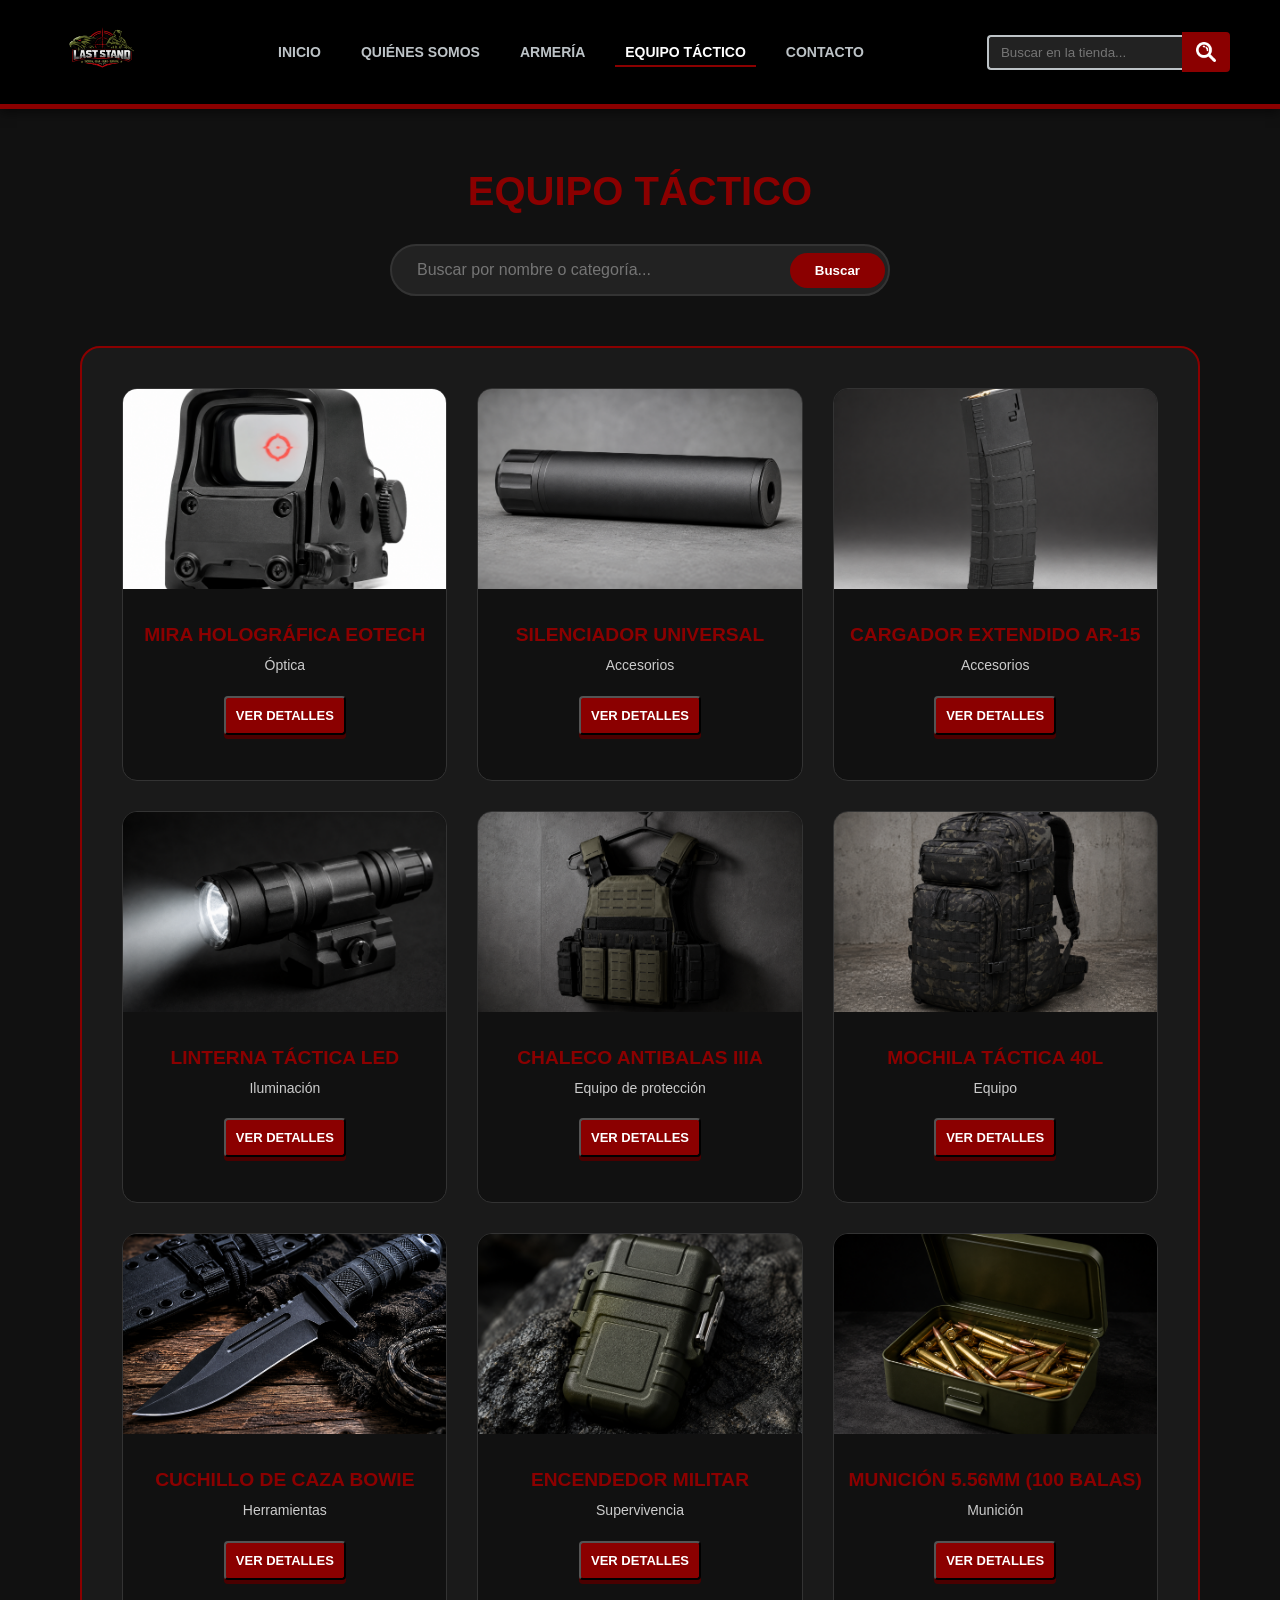
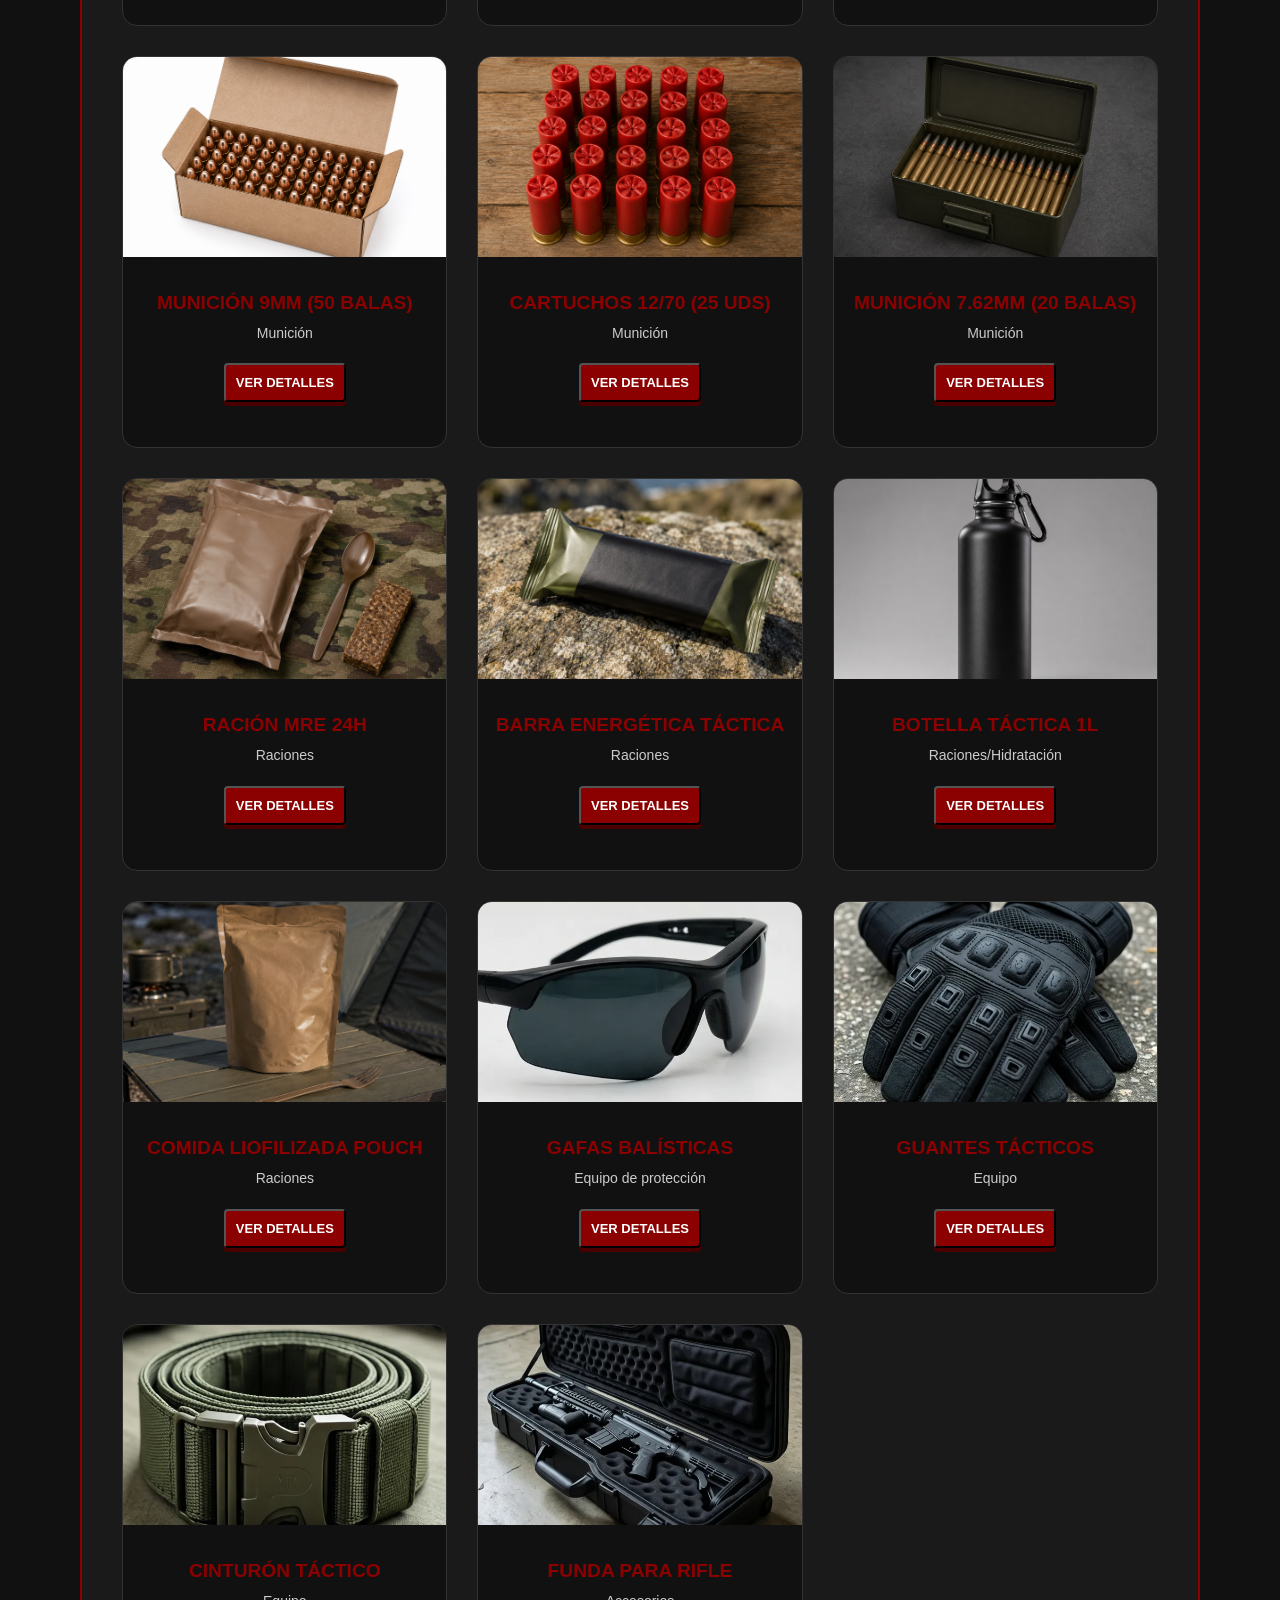
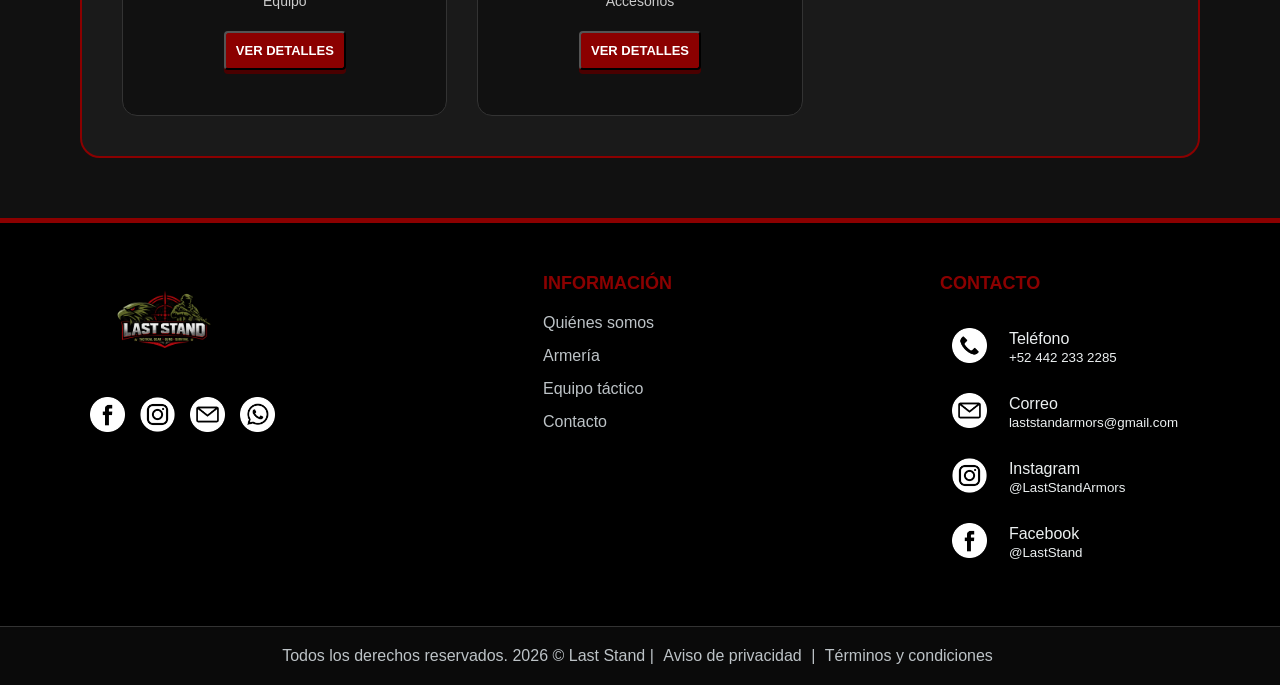
<file: serviciosExpress.html>
<!DOCTYPE html>
<html lang="es">
<head>
    <meta charset="UTF-8">
    <meta name="viewport" content="width=device-width, initial-scale=1.0">
    <title>Equipo Táctico | Last Stand</title>
    <link rel="stylesheet" href="css/global.css">
    <link rel="stylesheet" href="css/serviciosExpress.css">
</head>
<body>

    <header class="header">
        <div class="logo">
            <img src="img/principal/logo.png" alt="Last Stand" class="logo-img">
        </div>
        <nav class="navbar">
            <ul>
                <li><a href="index.html">Inicio</a></li>
                <li><a href="empresa.html">Quiénes somos</a></li>
                <li><a href="servicios.html">Armería</a></li>
                <li><a href="serviciosExpress.html" class="active">Equipo táctico</a></li>
                <li><a href="contacto.html">Contacto</a></li>
            </ul>
        </nav>
        <div class="search-container">
            <input type="search" placeholder="Buscar en la tienda..." class="search-bar">
            <button class="search-btn">
                <img src="iconos/lupa.png" alt="Buscar" class="search-icon-img">
            </button>
        </div>
    </header>

    <main class="main-express">
        <section class="search-wrap">
            <h1>Equipo Táctico</h1>
            <div class="search-box">
                <input type="text" id="inputBusqueda" placeholder="Buscar por nombre o categoría..." class="input-curvo">
                <button id="btnFiltrar" class="btn-curvo">Buscar</button>
            </div>
        </section>

        <div id="contenedor-grid" class="services-grid-large"></div>
    </main>

    <footer class="footer">
        <div class="footer-container">
            <div class="footer-col logo-col">
                <img src="img/principal/logo.png" alt="Last Stand" class="footer-logo-img">
                <div class="social-links">
                    <a href="#" class="social-icon"><img src="iconos/facebook.png" alt="Facebook"></a>
                    <a href="#" class="social-icon"><img src="iconos/instagram.png" alt="Instagram"></a>
                    <a href="#" class="social-icon"><img src="iconos/email.png" alt="Email"></a>
                    <a href="#" class="social-icon"><img src="iconos/whatsapp.png" alt="WhatsApp"></a>
                </div>
            </div>
            <div class="footer-col links-col">
                <h3>Información</h3>
                <ul>
                    <li><a href="empresa.html">Quiénes somos</a></li>
                    <li><a href="servicios.html">Armería</a></li>
                    <li><a href="serviciosExpress.html">Equipo táctico</a></li>
                    <li><a href="contacto.html">Contacto</a></li>
                </ul>
            </div>
            <div class="footer-col contact-col">
                <h3>Contacto</h3>
                <table class="contact-table">
                    <tr>
                        <td class="icon-cell"><img src="iconos/telefono.png" alt="Tel" class="contact-icon-img"></td>
                        <td>Teléfono<br><small>+52 442 233 2285</small></td>
                    </tr>
                    <tr>
                        <td class="icon-cell"><img src="iconos/email.png" alt="Email" class="contact-icon-img"></td>
                        <td>Correo<br><small>laststandarmors@gmail.com</small></td>
                    </tr>
                    <tr>
                        <td class="icon-cell"><img src="iconos/instagram.png" alt="Instagram" class="contact-icon-img"></td>
                        <td>Instagram<br><small>@LastStandArmors</small></td>
                    </tr>
                     <tr>
                        <td class="icon-cell"><img src="iconos/facebook.png" alt="Facebook" class="contact-icon-img"></td>
                        <td>Facebook<br><small>@LastStand</small></td>
                    </tr>
                </table>
            </div>
        </div>
        <div class="footer-bottom">
            <p>Todos los derechos reservados. 2026 &copy; Last Stand | <a href="politicas.html">Aviso de privacidad</a> | <a href="terminos.html">Términos y condiciones</a></p>
        </div>
    </footer>

    <div id="modalServicio" class="modal">
        <div class="modal-content">
            <span class="close-btn">&times;</span>
            <div id="modal-body-content"></div>
        </div>
    </div>

    <script src="js/global.js"></script>
    <script src="js/serviciosExpress.js"></script>
</body>
</html>
</file>
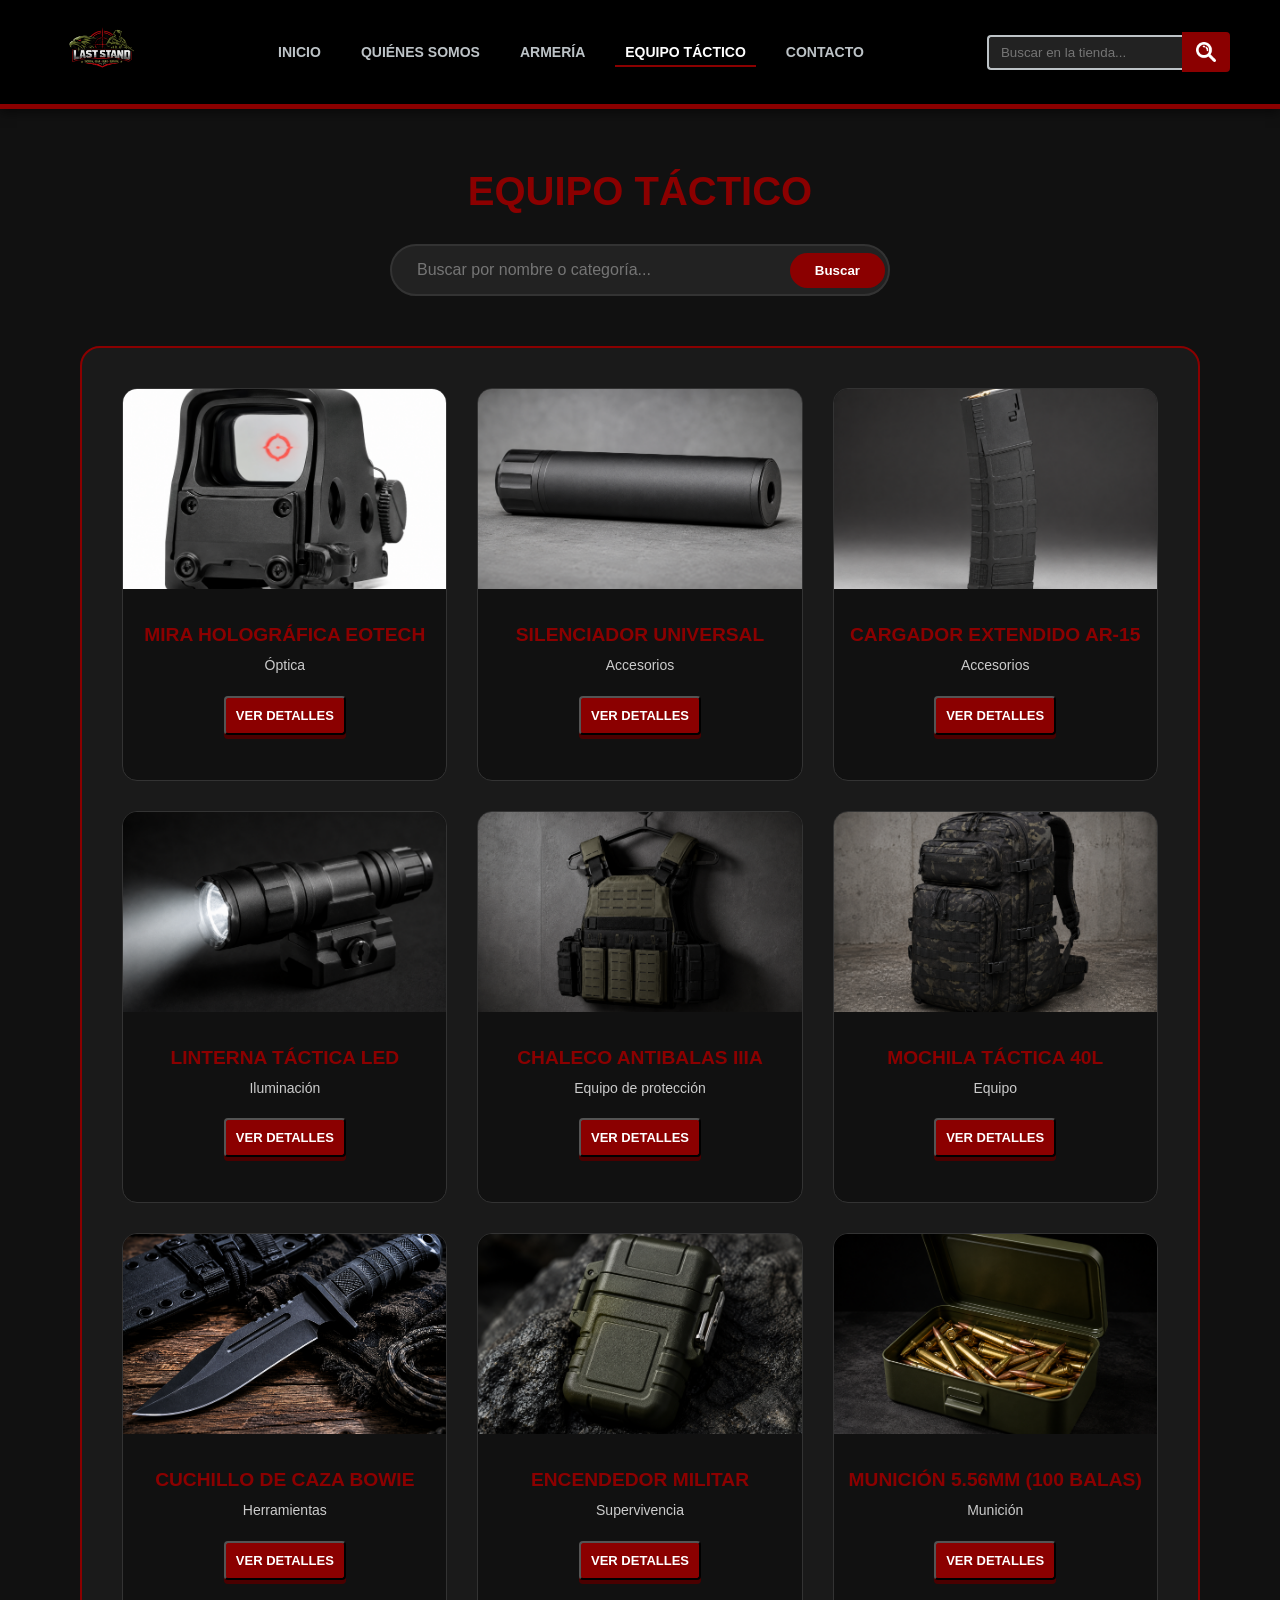
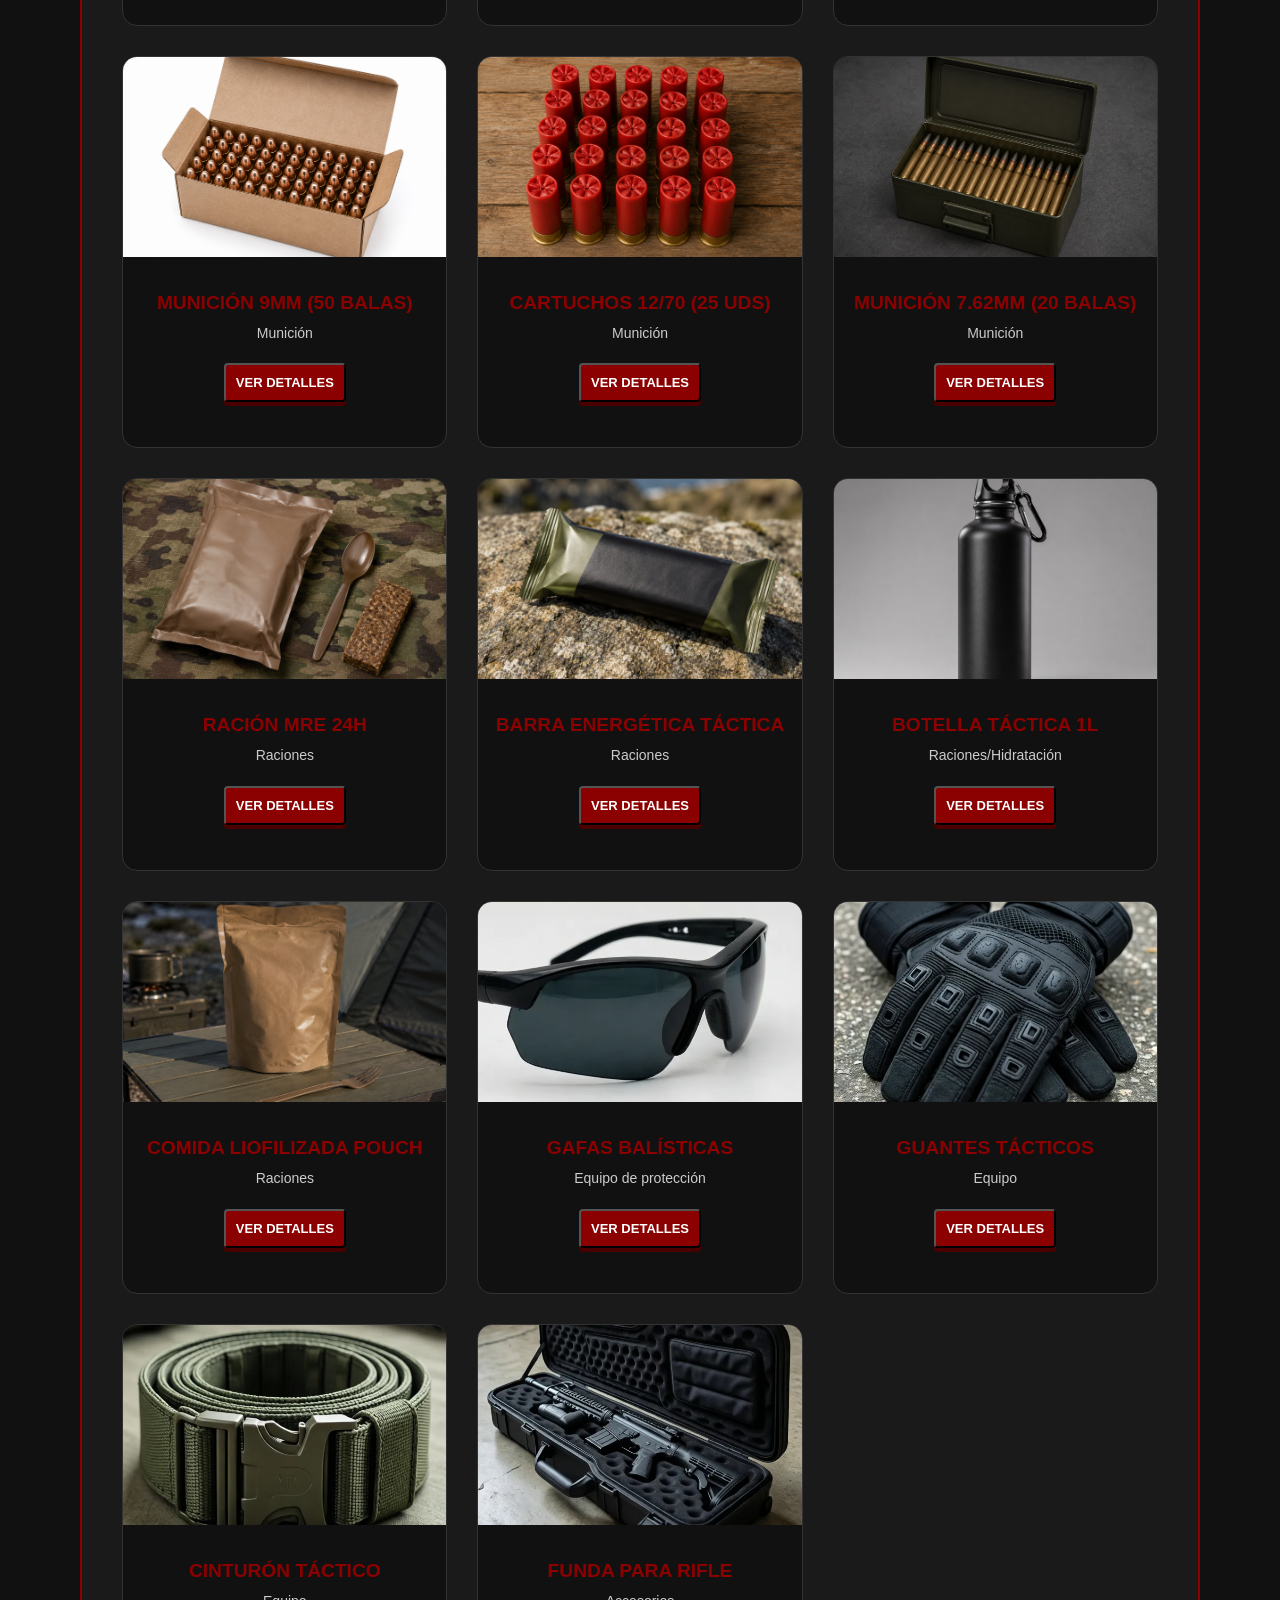
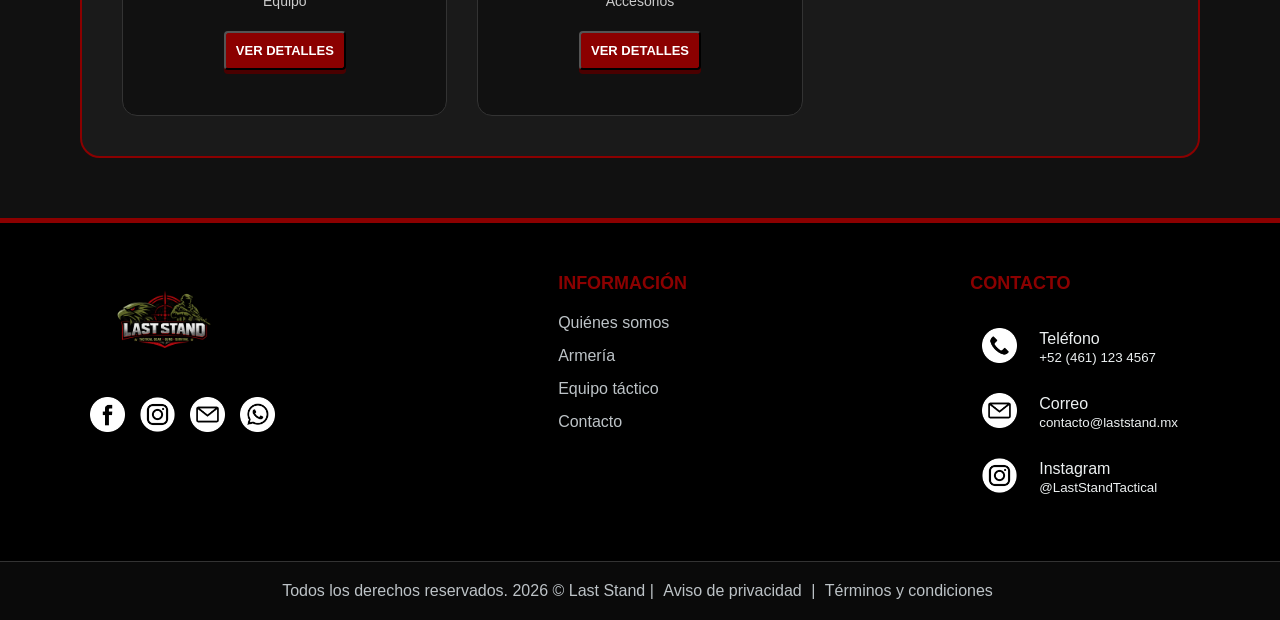
<file: servicosExpress.html>
<!DOCTYPE html>
<html lang="es">
<head>
    <meta charset="UTF-8">
    <meta name="viewport" content="width=device-width, initial-scale=1.0">
    <title>Equipo Táctico | Last Stand</title>
    <link rel="stylesheet" href="css/global.css">
    <link rel="stylesheet" href="css/serviciosExpress.css">
</head>
<body>

    <header class="header">
        <div class="logo">
            <img src="img/principal/logo.png" alt="Last Stand" class="logo-img">
        </div>
        <nav class="navbar">
            <ul>
                <li><a href="index.html">Inicio</a></li>
                <li><a href="empresa.html">Quiénes somos</a></li>
                <li><a href="servicios.html">Armería</a></li>
                <li><a href="serviciosExpress.html" class="active">Equipo táctico</a></li>
                <li><a href="contacto.html">Contacto</a></li>
            </ul>
        </nav>
        <div class="search-container">
            <input type="search" placeholder="Buscar en la tienda..." class="search-bar">
            <button class="search-btn">
                <img src="iconos/lupa.png" alt="Buscar" class="search-icon-img">
            </button>
        </div>
    </header>

    <main class="main-express">
        <section class="search-wrap">
            <h1>Equipo Táctico</h1>
            <div class="search-box">
                <input type="text" id="inputBusqueda" placeholder="Buscar por nombre o categoría..." class="input-curvo">
                <button id="btnFiltrar" class="btn-curvo">Buscar</button>
            </div>
        </section>

        <div id="contenedor-grid" class="services-grid-large"></div>
    </main>

    <footer class="footer">
        <div class="footer-container">
            <div class="footer-col logo-col">
                <img src="img/principal/logo.png" alt="Last Stand" class="footer-logo-img">
                <div class="social-links">
                    <a href="#" class="social-icon"><img src="iconos/facebook.png" alt="Facebook"></a>
                    <a href="#" class="social-icon"><img src="iconos/instagram.png" alt="Instagram"></a>
                    <a href="#" class="social-icon"><img src="iconos/email.png" alt="Email"></a>
                    <a href="#" class="social-icon"><img src="iconos/whatsapp.png" alt="WhatsApp"></a>
                </div>
            </div>
            <div class="footer-col links-col">
                <h3>Información</h3>
                <ul>
                    <li><a href="empresa.html">Quiénes somos</a></li>
                    <li><a href="servicios.html">Armería</a></li>
                    <li><a href="serviciosExpress.html">Equipo táctico</a></li>
                    <li><a href="contacto.html">Contacto</a></li>
                </ul>
            </div>
            <div class="footer-col contact-col">
                <h3>Contacto</h3>
                <table class="contact-table">
                    <tr>
                        <td class="icon-cell"><img src="iconos/telefono.png" alt="Tel" class="contact-icon-img"></td>
                        <td>Teléfono<br><small>+52 (461) 123 4567</small></td>
                    </tr>
                    <tr>
                        <td class="icon-cell"><img src="iconos/email.png" alt="Email" class="contact-icon-img"></td>
                        <td>Correo<br><small>contacto@laststand.mx</small></td>
                    </tr>
                    <tr>
                        <td class="icon-cell"><img src="iconos/instagram.png" alt="Instagram" class="contact-icon-img"></td>
                        <td>Instagram<br><small>@LastStandTactical</small></td>
                    </tr>
                </table>
            </div>
        </div>
        <div class="footer-bottom">
            <p>Todos los derechos reservados. 2026 &copy; Last Stand | <a href="politicas.html">Aviso de privacidad</a> | <a href="terminos.html">Términos y condiciones</a></p>
        </div>
    </footer>

    <div id="modalServicio" class="modal">
        <div class="modal-content">
            <span class="close-btn">&times;</span>
            <div id="modal-body-content"></div>
        </div>
    </div>

    <script src="js/global.js"></script>
    <script src="js/serviciosExpress.js"></script>
</body>
</html>
</file>
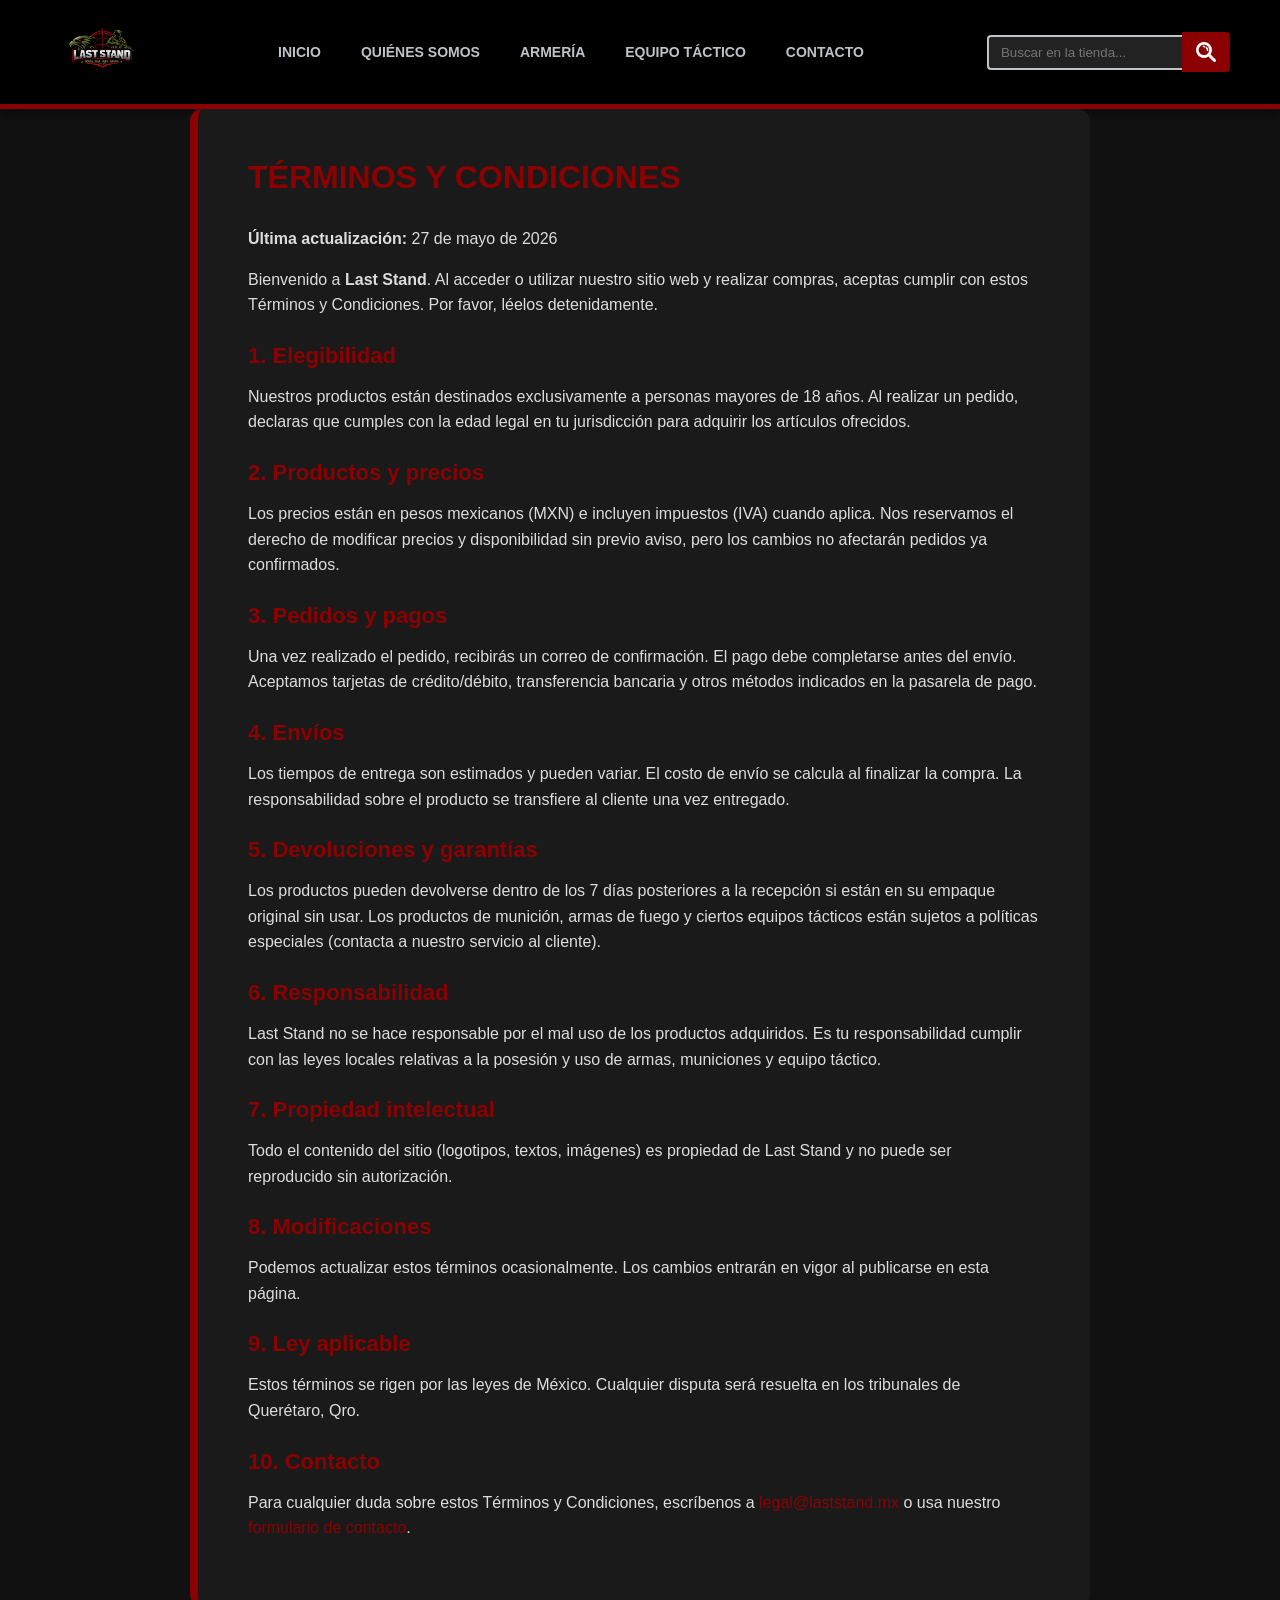
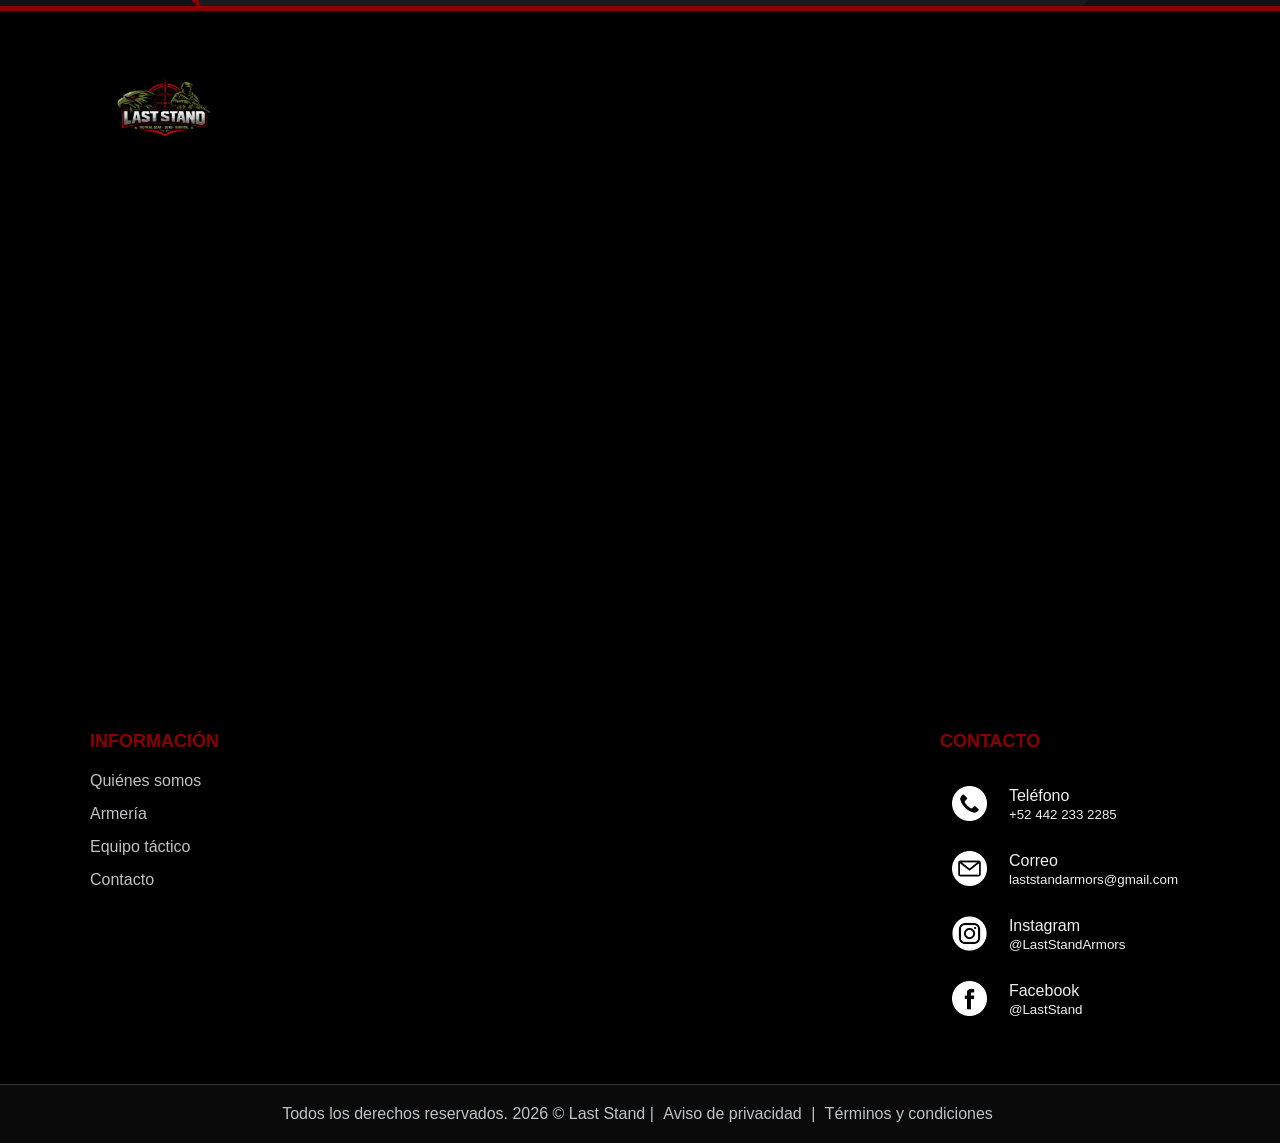
<file: terminos.html>
<!DOCTYPE html>
<html lang="es">
<head>
    <meta charset="UTF-8">
    <meta name="viewport" content="width=device-width, initial-scale=1.0">
    <title>Términos y Condiciones | Last Stand</title>
    <link rel="stylesheet" href="css/global.css">
    <style>
        .legal-container {
            max-width: 900px;
            margin: 0 auto;
            background: #1a1a1a;
            padding: 50px;
            border-radius: 12px;
            border-left: 8px solid #8B0000;
        }
        .legal-container h1 {
            color: #8B0000;
            margin-bottom: 30px;
            text-transform: uppercase;
        }
        .legal-container h2 {
            color: #8B0000;
            margin: 25px 0 15px;
            font-size: 22px;
        }
        .legal-container p, .legal-container li {
            color: #ddd;
            line-height: 1.6;
            margin-bottom: 15px;
        }
        .legal-container ul {
            margin-left: 30px;
            margin-bottom: 20px;
        }
        .legal-container a {
            color: #8B0000;
            text-decoration: none;
        }
        .legal-container a:hover {
            text-decoration: underline;
        }
    </style>
</head>
<body>

    <header class="header">
        <div class="logo">
            <img src="img/principal/logo.png" alt="Last Stand" class="logo-img">
        </div>
        <nav class="navbar">
            <ul>
                <li><a href="index.html">Inicio</a></li>
                <li><a href="empresa.html">Quiénes somos</a></li>
                <li><a href="servicios.html">Armería</a></li>
                <li><a href="serviciosExpress.html">Equipo táctico</a></li>
                <li><a href="contacto.html">Contacto</a></li>
            </ul>
        </nav>
        <div class="search-container">
            <input type="search" placeholder="Buscar en la tienda..." class="search-bar">
            <button class="search-btn">
                <img src="iconos/lupa.png" alt="Buscar" class="search-icon-img">
            </button>
        </div>
    </header>

    <main class="main-content">
        <div class="legal-container">
            <h1>Términos y Condiciones</h1>
            <p><strong>Última actualización:</strong> 27 de mayo de 2026</p>

            <p>Bienvenido a <strong>Last Stand</strong>. Al acceder o utilizar nuestro sitio web y realizar compras, aceptas cumplir con estos Términos y Condiciones. Por favor, léelos detenidamente.</p>

            <h2>1. Elegibilidad</h2>
            <p>Nuestros productos están destinados exclusivamente a personas mayores de 18 años. Al realizar un pedido, declaras que cumples con la edad legal en tu jurisdicción para adquirir los artículos ofrecidos.</p>

            <h2>2. Productos y precios</h2>
            <p>Los precios están en pesos mexicanos (MXN) e incluyen impuestos (IVA) cuando aplica. Nos reservamos el derecho de modificar precios y disponibilidad sin previo aviso, pero los cambios no afectarán pedidos ya confirmados.</p>

            <h2>3. Pedidos y pagos</h2>
            <p>Una vez realizado el pedido, recibirás un correo de confirmación. El pago debe completarse antes del envío. Aceptamos tarjetas de crédito/débito, transferencia bancaria y otros métodos indicados en la pasarela de pago.</p>

            <h2>4. Envíos</h2>
            <p>Los tiempos de entrega son estimados y pueden variar. El costo de envío se calcula al finalizar la compra. La responsabilidad sobre el producto se transfiere al cliente una vez entregado.</p>

            <h2>5. Devoluciones y garantías</h2>
            <p>Los productos pueden devolverse dentro de los 7 días posteriores a la recepción si están en su empaque original sin usar. Los productos de munición, armas de fuego y ciertos equipos tácticos están sujetos a políticas especiales (contacta a nuestro servicio al cliente).</p>

            <h2>6. Responsabilidad</h2>
            <p>Last Stand no se hace responsable por el mal uso de los productos adquiridos. Es tu responsabilidad cumplir con las leyes locales relativas a la posesión y uso de armas, municiones y equipo táctico.</p>

            <h2>7. Propiedad intelectual</h2>
            <p>Todo el contenido del sitio (logotipos, textos, imágenes) es propiedad de Last Stand y no puede ser reproducido sin autorización.</p>

            <h2>8. Modificaciones</h2>
            <p>Podemos actualizar estos términos ocasionalmente. Los cambios entrarán en vigor al publicarse en esta página.</p>

            <h2>9. Ley aplicable</h2>
            <p>Estos términos se rigen por las leyes de México. Cualquier disputa será resuelta en los tribunales de Querétaro, Qro.</p>

            <h2>10. Contacto</h2>
            <p>Para cualquier duda sobre estos Términos y Condiciones, escríbenos a <a href="mailto:legal@laststand.mx">legal@laststand.mx</a> o usa nuestro <a href="contacto.html">formulario de contacto</a>.</p>
        </div>
    </main>

    <footer class="footer">
        <div class="footer-container">
            <div class="footer-col logo-col">
                <img src="img/principal/logo.png" alt="Last Stand" class="footer-logo-img">
                <div class="social-links">
                    <a href="#"><img src="iconos/facebook.png" alt="Facebook"></a>
                    <a href="#"><img src="iconos/instagram.png" alt="Instagram"></a>
                    <a href="#"><img src="iconos/email.png" alt="Email"></a>
                    <a href="#"><img src="iconos/whatsapp.png" alt="WhatsApp"></a>
                </div>
            </div>
            <div class="footer-col links-col">
                <h3>Información</h3>
                <ul>
                    <li><a href="empresa.html">Quiénes somos</a></li>
                    <li><a href="servicios.html">Armería</a></li>
                    <li><a href="serviciosExpress.html">Equipo táctico</a></li>
                    <li><a href="contacto.html">Contacto</a></li>
                </ul>
            </div>
            <div class="footer-col contact-col">
                <h3>Contacto</h3>
                <table class="contact-table">
                    <tr><td class="icon-cell"><img src="iconos/telefono.png" alt="Tel" class="contact-icon-img"></td><td>Teléfono<br><small>+52 442 233 2285</small></td></tr>
                    <tr><td class="icon-cell"><img src="iconos/email.png" alt="Email" class="contact-icon-img"></td><td>Correo<br><small>laststandarmors@gmail.com</small></td></tr>
                    <tr><td class="icon-cell"><img src="iconos/instagram.png" alt="Instagram" class="contact-icon-img"></td><td>Instagram<br><small>@LastStandArmors</small></td></tr>
                     <tr><td class="icon-cell"><img src="iconos/facebook.png" alt="Facebook" class="contact-icon-img"></td><td>Facebook<br><small>@LastStand</small></td></tr>
                </table>
            </div>
        </div>
        <div class="footer-bottom">
            <p>Todos los derechos reservados. 2026 &copy; Last Stand | <a href="politicas.html">Aviso de privacidad</a> | <a href="terminos.html">Términos y condiciones</a></p>
        </div>
    </footer>

    <script src="js/global.js"></script>
</body>
</html>
</file>
<file: css/global.css>
* {
    margin: 0;
    padding: 0;
    box-sizing: border-box;
    font-family: 'Verdana', 'Geneva', sans-serif;
}

body {
    background-color: #111;
    color: #e0e0e0;
    display: flex;
    flex-direction: column;
    min-height: 100vh;
}

.cta-button {
    display: inline-block;
    padding: 15px 30px;
    background-color: #8B0000;
    color: #fff;
    text-decoration: none;
    font-weight: bold;
    border-radius: 4px;
    text-transform: uppercase;
    transition: background-color 0.3s, transform 0.2s;
    box-shadow: 0 4px 0 #4a0000;
}

.cta-button:hover {
    background-color: #a31f1f;
    transform: translateY(-2px);
}

.header {
    background-color: #000000;
    color: white;
    display: flex;
    justify-content: space-between;
    align-items: center;
    padding: 15px 50px;
    border-bottom: 5px solid #8B0000;
    box-shadow: 0 4px 10px rgba(0,0,0,0.5);
}

.logo-img {
    height: 70px;
    width: auto;
}

.navbar ul {
    list-style: none;
    display: flex;
    gap: 20px;
}

.navbar a {
    color: #bdc3c7;
    text-decoration: none;
    font-weight: bold;
    text-transform: uppercase;
    font-size: 14px;
    padding: 5px 10px;
    transition: color 0.3s;
}

.navbar a:hover {
    color: #8B0000;
}

.navbar a.active {
    color: white;
    border-bottom: 2px solid #8B0000;
}

.search-container {
    display: flex;
    align-items: center;
}

.search-bar {
    padding: 8px 12px;
    border: 2px solid #bdc3c7;
    border-radius: 4px 0 0 4px;
    background-color: #222;
    color: white;
    outline: none;
    border-right: none;
}

.search-bar:focus {
    border-color: #8B0000;
}

.search-btn {
    padding: 8px 12px;
    border: 2px solid #8B0000;
    background-color: #8B0000;
    cursor: pointer;
    border-radius: 0 4px 4px 0;
    display: flex;
    align-items: center;
    justify-content: center;
}

.search-btn:hover {
    background-color: #a31f1f;
}

.search-icon-img {
    width: 20px;
    height: 20px;
    filter: brightness(0) invert(1); 
}

.search-btn:hover .search-icon-img {
    filter: brightness(0) invert(27%) sepia(89%) saturate(2000%) hue-rotate(0deg) brightness(90%) contrast(110%); 
}

.footer {
    background-color: #000000;
    color: #bdc3c7;
    margin-top: auto;
    border-top: 5px solid #8B0000;
}

.footer-container {
    display: flex;
    justify-content: space-between;
    flex-wrap: wrap;
    padding: 50px;
    max-width: 1200px;
    margin: 0 auto;
    gap: 30px;
}

.footer-col h3 {
    color: #8B0000;
    margin-bottom: 20px;
    font-size: 18px;
    text-transform: uppercase;
}

.footer-logo-img {
    height: 100px;
    width: auto;
    margin-bottom: 20px;
}

.social-links {
    display: flex;
    gap: 15px;
}

.social-icon img, .contact-icon-img {
    width: 35px;
    height: 35px;
    filter: brightness(0) invert(1);  /* blanco */
    transition: filter 0.3s;
}

.social-icon:hover img {
    filter: brightness(0) invert(27%) sepia(89%) saturate(2000%) hue-rotate(0deg) brightness(90%) contrast(110%);
}

.contact-table tr:hover .contact-icon-img {
    filter: brightness(0) invert(27%) sepia(89%) saturate(2000%) hue-rotate(0deg) brightness(90%) contrast(110%);
}

.links-col ul {
    list-style: none;
}

.links-col ul li {
    margin-bottom: 15px;
}

.links-col ul li a {
    color: #bdc3c7;
    text-decoration: none;
}

.links-col ul li a:hover {
    color: #8B0000;
}

.contact-table td {
    padding: 12px 10px;
    color: #ecf0f1;
    vertical-align: middle;
}

.footer-bottom {
    background-color: #0a0a0a;
    text-align: center;
    padding: 20px;
    border-top: 1px solid #333;
}

.footer-bottom a {
    color: #bdc3c7;
    text-decoration: none;
    margin: 0 5px;
}

.footer-bottom a:hover {
    color: #8B0000;
}
</file>
<file: css/index.css>
.main-index {
    padding: 0;
    background: none;
    flex: 1;
}

.hero-full {
    height: 80vh;
    min-height: 500px;
    background-image: linear-gradient(rgba(0, 0, 0, 0.7), rgba(0, 0, 0, 0.9)), url('../img/principal/hero.png');
    background-size: cover;
    background-position: center 30%;
    background-attachment: fixed;
    display: flex;
    align-items: center;
    justify-content: center;
    text-align: center;
    padding: 20px;
}

.hero-content {
    max-width: 800px;
    color: white;
}

.hero-content h2 {
    font-size: 48px;
    color: #8B0000;
    text-transform: uppercase;
    margin-bottom: 20px;
    text-shadow: 2px 2px 5px rgba(0,0,0,0.5);
}

.hero-content p {
    font-size: 18px;
    line-height: 1.6;
    margin-bottom: 35px;
    color: #ddd;
}

.carousels-section {
    padding: 80px 20px;
    background-color: #1a1a1a;
}

.page-container {
    max-width: 1200px;
    margin: 0 auto;
}

.section-title {
    margin-bottom: 50px;
}

.section-title h2 {
    color: #8B0000;
    font-size: 36px;
    text-transform: uppercase;
    margin-bottom: 10px;
}

.text-center {
    text-align: center;
}

.carousels-wrapper {
    display: flex;
    gap: 40px;
    justify-content: center;
    flex-wrap: wrap;
}

.carousel-container {
    flex: 1;
    min-width: 300px;
    max-width: 500px;
    position: relative;
    border-radius: 8px;
    overflow: hidden;
    box-shadow: 0 10px 20px rgba(0,0,0,0.5);
    border-bottom: 5px solid #8B0000;
}

.carousel-track {
    position: relative;
    width: 100%;
    height: 350px;
}

.carousel-slide {
    position: absolute;
    top: 0;
    left: 0;
    width: 100%;
    height: 100%;
    object-fit: cover;
    opacity: 0;
    transition: opacity 0.8s ease-in-out;
}

.carousel-slide.active {
    opacity: 1;
}

.carousel-btn {
    position: absolute;
    top: 50%;
    transform: translateY(-50%);
    background-color: rgba(0,0,0,0.7);
    color: white;
    border: none;
    cursor: pointer;
    width: 40px;
    height: 40px;
    border-radius: 50%;
    font-size: 18px;
    display: flex;
    align-items: center;
    justify-content: center;
    transition: background-color 0.3s;
}

.carousel-btn:hover {
    background-color: #8B0000;
}

.carousel-btn.prev { left: 15px; }
.carousel-btn.next { right: 15px; }

.carousel-indicators {
    position: absolute;
    bottom: 15px;
    left: 50%;
    transform: translateX(-50%);
    display: flex;
    gap: 8px;
    z-index: 10;
}

.dot {
    width: 12px;
    height: 12px;
    background-color: rgba(255,255,255,0.5);
    border-radius: 50%;
    cursor: pointer;
    transition: background-color 0.3s;
}

.dot:hover, .dot.active {
    background-color: #8B0000;
}
</file>
<file: css/empresa.css>
.page-container {
    width: 100%;
    max-width: 1100px;
    margin: 0 auto;
}

.section-title {
    margin-bottom: 50px;
    text-align: center;
}

.section-title h2 {
    color: #8B0000;
    font-size: 36px;
    text-transform: uppercase;
    margin-bottom: 10px;
}

.section-title p {
    color: #ccc;
    font-size: 18px;
}

.section-icon {
    width: 45px;
    height: 45px;
    margin-bottom: 15px;
    filter: brightness(0) invert(27%) sepia(89%) saturate(2000%) hue-rotate(0deg) brightness(90%) contrast(110%);
} 

.zigzag-row {
    display: flex;
    align-items: center;
    gap: 50px;
    margin-bottom: 80px;
}

.zigzag-row.reverse {
    flex-direction: row-reverse;
}

.zigzag-image {
    flex: 1;
}

.zigzag-image img {
    width: 100%;
    border-radius: 8px;
    box-shadow: 0 10px 30px rgba(0, 0, 0, 0.5);
    border-bottom: 5px solid #8B0000;
    object-fit: cover;
    max-height: 400px;
}

.zigzag-content {
    flex: 1;
    text-align: left;
}

.zigzag-content h3 {
    font-size: 28px;
    color: #8B0000;
    margin-bottom: 20px;
}

.zigzag-content p {
    font-size: 16px;
    color: #ddd;
    line-height: 1.8;
    text-align: justify;
}

@media (max-width: 850px) {
    .zigzag-row, .zigzag-row.reverse {
        flex-direction: column;
        gap: 30px;
    }
}
</file>
<file: css/servicios.css>
.page-container {
    max-width: 1200px;
    margin: 0 auto;
}
.section-title {
    text-align: center;
    margin-bottom: 50px;
}
.section-title h2 {
    color: #8B0000;
    font-size: 36px;
    text-transform: uppercase;
}
.weapons-grid {
    display: grid;
    grid-template-columns: repeat(3, 1fr);
    gap: 40px;
    margin-bottom: 40px;
}
.weapon-card {
    background: #1a1a1a;
    border-radius: 12px;
    overflow: hidden;
    transition: transform 0.3s;
    border: 1px solid #333;
}
.weapon-card:hover {
    transform: translateY(-8px);
    border-color: #8B0000;
}
.weapon-card img {
    width: 100%;
    height: 220px;
    object-fit: cover;
    border-bottom: 3px solid #8B0000;
}
.weapon-body {
    padding: 20px;
}
.weapon-body h3 {
    color: #8B0000;
    margin-bottom: 15px;
}
.weapon-body p {
    color: #ddd;
    font-size: 14px;
    margin-bottom: 12px;
}
.cta-button {
    display: block;
    width: 100%;
    text-align: center;
    background: #8B0000;
    padding: 10px;
    border: none;
    color: white;
    cursor: pointer;
    margin-top: 15px;
}
@media (max-width: 850px) {
    .weapons-grid {
        grid-template-columns: 1fr;
    }
}
</file>
<file: css/serviciosExpress.css>
.main-express {
    padding: 60px 20px;
    max-width: 1200px;
    margin: 0 auto;
}

.search-wrap {
    text-align: center;
    margin-bottom: 50px;
}

.search-wrap h1 {
    margin-bottom: 30px;
    font-size: 2.5rem;
    text-transform: uppercase;
    color: #8B0000;
}

.search-box {
    position: relative;
    display: flex;
    align-items: center;
    max-width: 500px;
    margin: 0 auto;
}

.input-curvo {
    width: 100%;
    padding: 15px 100px 15px 25px;
    border-radius: 50px;
    border: 2px solid #333;
    outline: none;
    font-size: 16px;
    background-color: #222;
    color: white;
}

.btn-curvo {
    position: absolute;
    right: 5px;
    padding: 10px 25px;
    border-radius: 50px;
    background-color: #8B0000;
    border: none;
    font-weight: bold;
    cursor: pointer;
    color: white;
    z-index: 10;
}

.btn-curvo:hover {
    background-color: #a31f1f;
}

.services-grid-large {
    display: grid;
    grid-template-columns: repeat(3, 1fr);
    gap: 30px;
    padding: 40px;
    background-color: #1a1a1a;
    border: 2px solid #8B0000;
    border-radius: 20px;
    margin-top: 30px;
}

.servicio-card {
    background: #111;
    border: 1px solid #333;
    border-radius: 15px;
    overflow: hidden;
    transition: transform 0.3s ease, box-shadow 0.3s ease;
    text-align: center;
    padding-bottom: 20px;
    display: flex;
    flex-direction: column;
}

.servicio-card:hover {
    transform: translateY(-10px);
    border-color: #8B0000;
    box-shadow: 0 10px 20px rgba(0,0,0,0.5);
}

.servicio-card img {
    width: 100%;
    height: 200px;
    object-fit: cover;
}

.servicio-card h3 {
    margin: 20px 0 10px;
    text-transform: uppercase;
    color: #8B0000;
    font-size: 1.2rem;
}

.servicio-card p {
    font-size: 14px;
    color: #ccc;
    margin: 0 15px 20px;
    line-height: 1.4;
}

.servicio-card .cta-button {
    margin: auto 20px 10px;
    padding: 10px;
    font-size: 13px;
}

.modal {
    display: none;
    position: fixed;
    z-index: 1000;
    left: 0;
    top: 0;
    width: 100%;
    height: 100%;
    background-color: rgba(0,0,0,0.9);
    backdrop-filter: blur(5px);
}

.modal-content {
    background-color: #1a1a1a;
    margin: 5% auto;
    padding: 30px;
    border-radius: 15px;
    width: 80%;
    max-width: 600px;
    position: relative;
    border-top: 10px solid #8B0000;
    color: white;
}

.close-btn {
    position: absolute;
    right: 20px;
    top: 10px;
    font-size: 30px;
    cursor: pointer;
    color: #ccc;
}

.close-btn:hover {
    color: #8B0000;
}

.modal-detalle-img {
    width: 100%;
    height: 250px;
    object-fit: cover;
    border-radius: 10px;
    margin-bottom: 20px;
}

.modal-info-extra {
    display: flex;
    justify-content: space-around;
    background: #111;
    padding: 15px;
    border-radius: 8px;
    margin: 20px 0;
}

@media (max-width: 850px) {
    .services-grid-large {
        grid-template-columns: 1fr;
    }
}
</file>
